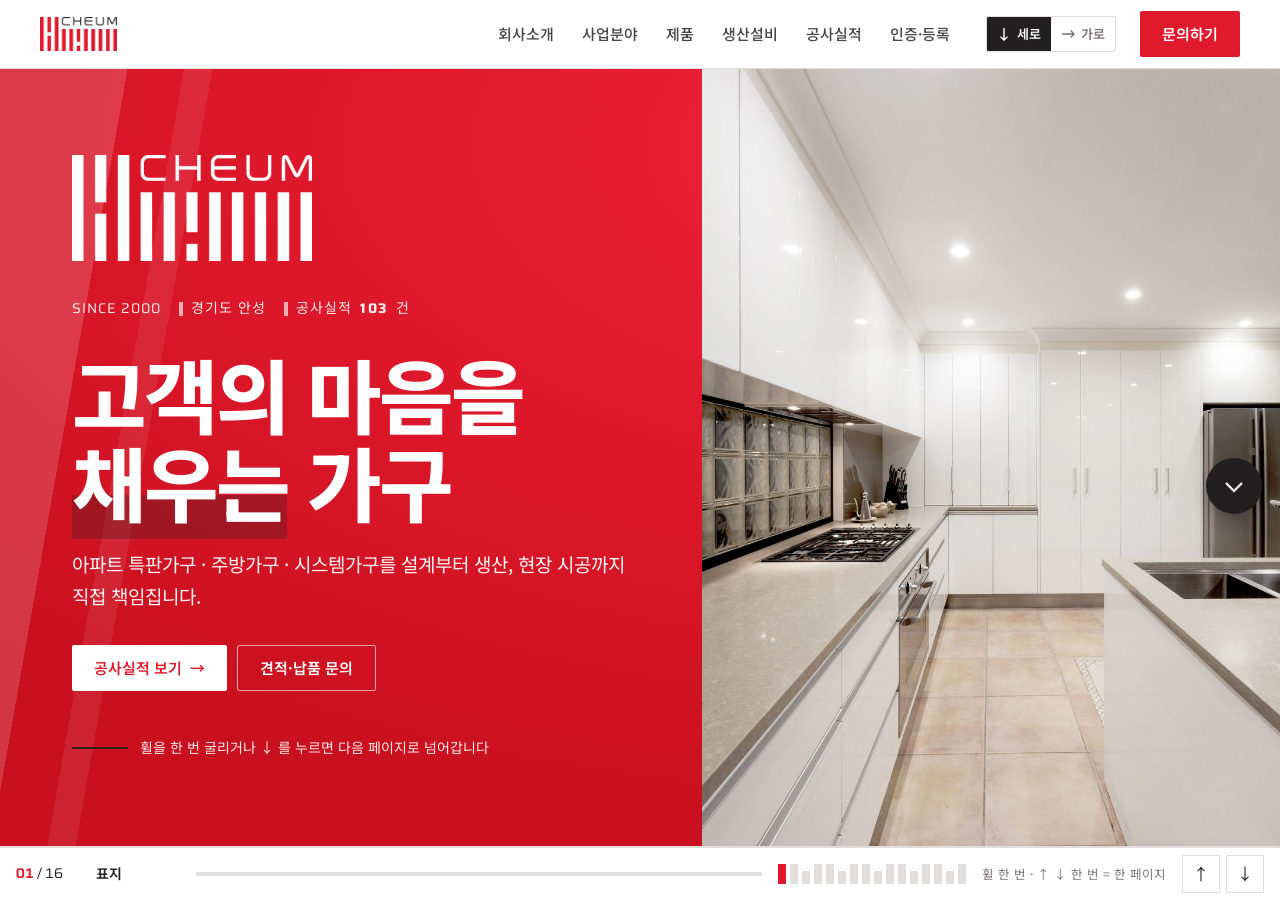
<file: index.html>
<!doctype html>
<html lang="ko">
<head>
<meta charset="utf-8">
<meta name="viewport" content="width=device-width, initial-scale=1, viewport-fit=cover">
<title>주식회사 채움 | 아파트 특판가구 · 주방가구 · 시스템가구</title>
<meta name="description" content="주식회사 채움 — 아파트 특판가구(일반가구·주방가구·시스템가구) 생산·시공. 설계부터 생산, 현장 시공까지 직접 책임지는 경기도 안성의 가구 제조 기업.">
<meta name="theme-color" content="#E1192C">
<link rel="canonical" href="https://www.cheum56.com/">
<link rel="preconnect" href="https://fonts.googleapis.com">
<link rel="preconnect" href="https://fonts.gstatic.com" crossorigin>
<link rel="stylesheet" href="https://fonts.googleapis.com/css2?family=Noto+Sans+KR:wght@400;500;700;800&family=Saira:wght@400;500;600;700&display=swap">
<link rel="stylesheet" href="assets/style.css">
<link rel="stylesheet" href="assets/h.css">
</head>
<body class="h-mode v-mode">

<header class="site-header">
  <div class="header-inner">
    <a class="brand" href="#top" aria-label="주식회사 채움 처음으로"><img src="assets/logo.png" alt="CHEUM 채움" width="132" height="58"></a>
    <nav id="nav" class="nav" aria-label="주요 메뉴">
      <a href="#about">회사소개</a>
      <a href="#business">사업분야</a>
      <a href="#products">제품</a>
      <a href="#factory">생산설비</a>
      <a href="#projects">공사실적</a>
      <a href="#certs">인증·등록</a>
      <a href="#contact" class="nav-only-m">문의하기</a>
    </nav>
    <div class="view-switch" role="group" aria-label="보기 방식">
      <a href="index.html" aria-current="page" title="세로로 보기"><svg viewBox="0 0 16 16" aria-hidden="true"><path d="M8 1v14M4 11l4 4 4-4" fill="none" stroke="currentColor" stroke-width="1.6"/></svg><span>세로</span></a>
      <a href="horizontal.html" title="가로로 보기"><svg viewBox="0 0 16 16" aria-hidden="true"><path d="M1 8h14M11 4l4 4-4 4" fill="none" stroke="currentColor" stroke-width="1.6"/></svg><span>가로</span></a>
    </div>
    <a class="pill pill-red header-cta" href="#contact">문의하기</a>
    <button class="nav-toggle" aria-expanded="false" aria-controls="nav" aria-label="메뉴 열기"><span></span><span></span></button>
  </div>
</header>

<main class="h-track" id="hTrack" tabindex="-1">

  <!-- 01 표지 -->
  <section class="panel p-cover" id="top" data-name="표지">
    <div class="hero-copy">
      <img class="hero-logo" src="assets/logo-white.png" alt="" width="240" height="106">
      <div class="hero-meta">
        <span>Since 2000</span><span>경기도 안성</span><span>공사실적 <b data-stat="count">–</b>건</span>
      </div>
      <h1 class="hero-title">고객의 마음을<br><em>채우는</em> 가구</h1>
      <p class="hero-lead">아파트 특판가구 · 주방가구 · 시스템가구를 설계부터 생산, 현장 시공까지 직접 책임집니다.</p>
      <div class="hero-actions">
        <a class="pill pill-white" href="#projects">공사실적 보기 <span class="arr">→</span></a>
        <a class="pill pill-ghost-w" href="#contact">견적·납품 문의</a>
      </div>
      <p class="scroll-hint"><i></i>휠을 한 번 굴리거나 ↓ 를 누르면 다음 페이지로 넘어갑니다</p>
    </div>
    <figure class="cover-img"><img class="zoom" src="assets/img/hero.jpg" alt="채움 주방가구 시공 이미지" width="991" height="1400"></figure>
  </section>

  <!-- 02 수치 -->
  <section class="panel p-stats" id="numbers" data-name="주요 수치">
    <p class="p-tag"><b>02</b> NUMBERS</p>
    <div class="stat-wrap">
      <div class="stat-col">
        <div class="stat"><span class="stat-k">SINCE</span><strong><b>2000</b></strong><span>가구 자재 사업 시작</span></div>
        <div class="stat"><span class="stat-k">PROJECTS</span><strong><b data-stat="count">–</b><small>건</small></strong><span>공사 실적</span></div>
        <div class="stat"><span class="stat-k">UNITS</span><strong><b data-stat="units">–</b><small>세대</small></strong><span>납품·시공 세대 (누계)</span></div>
        <div class="stat"><span class="stat-k">FACTORY</span><strong><b>14,200</b><small>㎡</small></strong><span>안성 공장 부지 (4,300평)</span></div>
      </div>
      <p class="stats-note">2025년 11월 기준 지명원 실적표 합산. 세대 수가 없는 실적은 세대 합계에서 뺐습니다.</p>
    </div>
    <figure class="stats-img"><img class="zoom" src="assets/img/f_pano.jpg" alt="안성 공장 전체 전경"></figure>
  </section>

  <!-- 03 회사소개 -->
  <section class="panel p-about" id="about" data-name="회사소개">
    <p class="p-tag"><b>03</b> ABOUT</p>
    <div class="ptitle"><p class="sec-label">CEO's Message</p><h2 class="display">회사소개</h2></div>
    <article class="message">
      <p class="quote">고객 여러분의 마음을 채울 수 있도록 항상 봉사할 것을 약속드립니다.</p>
      <p>당사는 2000년 "창의적 도전", "고객우선"을 이념으로 설립되어 가구 생산용 원자재인 파티클보드(PB), MDF, 시트, 엣지류, LPM 자재를 판매하고, PB·MDF류에 비닐을 오버레이드 접착하여 특판가구 업체와 시판가구 생산업체에 공급하고 있습니다.</p>
      <p>2011년부터는 국내 건설사와 메이저 가구업체로부터 아파트 신축 현장의 일반가구(붙박이장, 신발장, 화장대, 시스템 가구 등)와 주방가구를 수주·생산하고 있습니다.</p>
      <p>철저한 관리와 서비스 정신으로, 약속한 품질의 제품을 제때 공급하고 마감하는 것이 당사의 한결같은 마음입니다.</p>
      <p class="sign">주식회사 채움 대표이사 <b>임혜빈</b></p>
    </article>
    <dl class="fact-list">
      <div><dt>회사명</dt><dd>주식회사 채움 (CHEUM CO., LTD)</dd></div>
      <div><dt>설립일자</dt><dd>2011년 6월 1일 <small>(전신 데코플러스 2000년 3월)</small></dd></div>
      <div><dt>자본금</dt><dd>4억 원</dd></div>
      <div><dt>업태</dt><dd>제조업, 도·소매업</dd></div>
      <div><dt>종목</dt><dd>아파트 가구 납품·시공, PB·MDF·O/L 가공 및 판매</dd></div>
      <div><dt>건설업 등록</dt><dd>실내건축공사업</dd></div>
      <div><dt>사업자번호</dt><dd class="num">125-81-96240</dd></div>
      <div><dt>소재지</dt><dd>경기도 안성시 보개면 보개원삼로 711-5</dd></div>
      <div><dt>임직원</dt><dd>22명 <small>(관리 5 · 기술 2 · 판매 3 · 가구 생산 9 · O/L 생산 3)</small></dd></div>
    </dl>
  </section>

  <!-- 04 연혁·조직 -->
  <section class="panel p-history" id="history" data-name="연혁·조직">
    <p class="p-tag"><b>04</b> HISTORY</p>
    <div class="ptitle"><p class="sec-label">History</p><h2 class="display">연혁</h2></div>
    <ol class="h-line">
      <li><time>2000.03</time><b>데코플러스 설립</b><p>가구 생산용 파티클보드 (PB, MDF 및 O/L 접착 가공)</p></li>
      <li><time>2011</time><b>법인 전환 · 주식회사 채움</b><p>경기도 안성시 보개면</p></li>
      <li><time>2011</time><b>APT 특판가구 생산·납품 시작</b><p>일반가구, 주방가구 등</p></li>
      <li><time>2015.01</time><b>공장 이전</b><p>안성시 보개면 현 소재지</p></li>
      <li><time>2015.12</time><b>건설업 등록</b><p>실내건축공사업</p></li>
      <li><time>2017</time><b>공장 증축</b><p>안성시 보개면 현 소재지</p></li>
      <li><time>2021.11</time><b>KS 인증 취득</b><p>수납 가구 (KS G 2020)</p></li>
    </ol>
    <div class="org">
      <p class="sec-label">Organization</p>
      <div class="org-top"><span class="org-ceo">대표이사</span><span class="org-side">중역</span><span class="org-side">안전 · 품질관리</span></div>
      <div class="org-grid">
        <div class="org-team"><b>영업팀</b><span>계약 · 수주</span></div>
        <div class="org-team"><b>총무</b><span>총무 · 경리·회계</span></div>
        <div class="org-team"><b>구매</b><span>자재·외주 · 견적</span></div>
        <div class="org-team"><b>공사관리</b><span>설계 · 현장관리</span></div>
        <div class="org-team"><b>생산</b><span>생산관리 · 재고관리</span></div>
      </div>
    </div>
  </section>

  <!-- 05 사업분야 -->
  <section class="panel ink p-biz" id="business" data-name="사업분야">
    <p class="p-tag"><b>05</b> BUSINESS</p>
    <div class="ptitle"><p class="sec-label">Business</p><h2 class="display">사업분야</h2></div>
    <div class="biz-cards gallery">
      <article class="biz-card"><img src="assets/img/g05.jpg" alt="일반가구 · 붙박이장" width="880" height="1338"><span class="biz-no">GENERAL</span><h3>일반가구</h3><p>거실장 · 신발장 · 화장대 · 드레스룸장 · 붙박이장 · 장식장 · 발코니장 등</p></article>
      <article class="biz-card"><img src="assets/img/s02.jpg" alt="시스템가구 · 드레스룸 선반" width="1400" height="1022"><span class="biz-no">SYSTEM</span><h3>시스템가구</h3><p>드레스룸 선반 · 발코니 선반 · 세탁실 선반</p></article>
      <article class="biz-card"><img src="assets/img/k07.jpg" alt="주방가구 · 아일랜드장" width="1400" height="1022"><span class="biz-no">KITCHEN</span><h3>주방가구</h3><p>씽크대 · 수납장 · 아일랜드장</p></article>
      <article class="biz-card"><img src="assets/img/f_ov.jpg" alt="오버레이 생산 LINE" width="1400" height="782"><span class="biz-no">MATERIAL</span><h3>자재 판매·가공</h3><p>PB류 · MDF류 · 엣지류 · 오버레이드(O/L) 접착 가공</p></article>
    </div>
    <div class="cap-grid">
      <div><strong>10,000<small>세대</small></strong><span>일반가구 연간 생산 능력</span></div>
      <div><strong>6,000<small>세대</small></strong><span>주방가구 연간 생산 능력</span></div>
      <div><strong>300,000<small>매</small></strong><span>O/L 가공 (PB류, MDF류)</span></div>
    </div>
  </section>

  <!-- 제품: 일반가구 -->
  <section class="panel p-gallery" id="products" data-name="일반가구 1">
    <p class="p-tag"><b>06</b> GENERAL FURNITURE</p>
    <div class="g-label">
      <div class="bars" aria-hidden="true"><i></i><i></i><i></i><i></i></div>
      <p class="sec-label">General</p>
      <h2>일반가구</h2>
      <p>붙박이장 · 신발장 · 화장대 · 드레스룸장</p>
      <span class="count">1 / 2 · 16 PHOTOS</span>
    </div>
    <div class="g-grid c4 gallery">
      <img class="big" src="assets/img/g01.jpg" alt="일반가구 · 드레스룸" loading="lazy">
      <img src="assets/img/g02.jpg" alt="일반가구 · 거실장" loading="lazy">
      <img src="assets/img/g03.jpg" alt="일반가구 · 침실" loading="lazy">
      <img src="assets/img/g04.jpg" alt="일반가구 · 현관 신발장" loading="lazy">
      <img src="assets/img/g05.jpg" alt="일반가구 · 붙박이장" loading="lazy">
      <img src="assets/img/g06.jpg" alt="일반가구 · 현관 수납장" loading="lazy">
      <img src="assets/img/g07.jpg" alt="일반가구 · 붙박이장" loading="lazy">
    </div>
  </section>
  <section class="panel p-gallery" id="products-2" data-name="일반가구 2">
    <p class="p-tag"><b>07</b> GENERAL FURNITURE</p>
    <div class="g-label">
      <div class="bars" aria-hidden="true"><i></i><i></i><i></i><i></i></div>
      <p class="sec-label">General</p>
      <h2>일반가구</h2>
      <p>화장대 · 욕실장 · 드레스룸장</p>
      <span class="count">2 / 2</span>
    </div>
    <div class="g-grid c5 gallery">
      <img class="big" src="assets/img/g16.jpg" alt="일반가구 · 드레스룸장" loading="lazy">
      <img src="assets/img/g08.jpg" alt="일반가구 · 슬라이딩 붙박이장" loading="lazy">
      <img src="assets/img/g09.jpg" alt="일반가구 · 화장대" loading="lazy">
      <img src="assets/img/g10.jpg" alt="일반가구 · 붙박이장" loading="lazy">
      <img src="assets/img/g11.jpg" alt="일반가구 · 데스크·수납장" loading="lazy">
      <img src="assets/img/g12.jpg" alt="일반가구 · 욕실장" loading="lazy">
      <img src="assets/img/g13.jpg" alt="일반가구 · 욕실 하부장" loading="lazy">
      <img src="assets/img/g14.jpg" alt="일반가구 · 욕실장" loading="lazy">
      <img src="assets/img/g15.jpg" alt="일반가구 · 드레스룸장" loading="lazy">
    </div>
  </section>

  <!-- 제품: 시스템가구 -->
  <section class="panel ink p-gallery" id="system" data-name="시스템가구">
    <p class="p-tag"><b>08</b> SYSTEM FURNITURE</p>
    <div class="g-label">
      <div class="bars" aria-hidden="true"><i></i><i></i><i></i><i></i></div>
      <p class="sec-label">System</p>
      <h2>시스템가구</h2>
      <p>드레스룸 · 발코니 · 세탁실 선반</p>
      <span class="count">4 PHOTOS</span>
    </div>
    <div class="g-grid c2 gallery">
      <img src="assets/img/s01.jpg" alt="시스템가구 · 드레스룸 선반" loading="lazy">
      <img src="assets/img/s02.jpg" alt="시스템가구 · 드레스룸 선반" loading="lazy">
      <img src="assets/img/s03.jpg" alt="시스템가구 · 코너 선반" loading="lazy">
      <img src="assets/img/s04.jpg" alt="시스템가구 · 거실 선반" loading="lazy">
    </div>
  </section>

  <!-- 제품: 주방가구 -->
  <section class="panel p-gallery" id="kitchen" data-name="주방가구 1">
    <p class="p-tag"><b>09</b> KITCHEN FURNITURE</p>
    <div class="g-label">
      <div class="bars" aria-hidden="true"><i></i><i></i><i></i><i></i></div>
      <p class="sec-label">Kitchen</p>
      <h2>주방가구</h2>
      <p>씽크대 · 수납장 · 아일랜드장</p>
      <span class="count">1 / 2 · 11 PHOTOS</span>
    </div>
    <div class="g-grid c3 gallery">
      <img src="assets/img/k01.jpg" alt="주방가구 · 씽크대" loading="lazy">
      <img src="assets/img/k02.jpg" alt="주방가구 · 아일랜드장" loading="lazy">
      <img src="assets/img/k03.jpg" alt="주방가구 · 수납장" loading="lazy">
      <img src="assets/img/k04.jpg" alt="주방가구 · 씽크대" loading="lazy">
      <img src="assets/img/k05.jpg" alt="주방가구 · 씽크대" loading="lazy">
      <img src="assets/img/k06.jpg" alt="주방가구 · 아일랜드장" loading="lazy">
    </div>
  </section>
  <section class="panel p-gallery" id="kitchen-2" data-name="주방가구 2">
    <p class="p-tag"><b>10</b> KITCHEN FURNITURE</p>
    <div class="g-label">
      <div class="bars" aria-hidden="true"><i></i><i></i><i></i><i></i></div>
      <p class="sec-label">Kitchen</p>
      <h2>주방가구</h2>
      <p>씽크대 · 수납장 · 아일랜드장</p>
      <span class="count">2 / 2</span>
    </div>
    <div class="g-grid c3 gallery">
      <img class="big" src="assets/img/k07.jpg" alt="주방가구 · 아일랜드장" loading="lazy">
      <img src="assets/img/k08.jpg" alt="주방가구 · 씽크대" loading="lazy">
      <img src="assets/img/k09.jpg" alt="주방가구 · 씽크대" loading="lazy">
      <img src="assets/img/k10.jpg" alt="주방가구 · 수납장" loading="lazy">
      <img src="assets/img/k11.jpg" alt="주방가구 · ㄱ자 씽크대" loading="lazy">
    </div>
  </section>

  <!-- 09 생산설비 -->
  <section class="panel p-factory" id="factory" data-name="생산설비">
    <p class="p-tag"><b>11</b> FACTORY</p>
    <div class="ptitle"><p class="sec-label">Factory</p><h2 class="display">생산설비</h2><p class="sec-desc" style="margin-top:0">경기도 안성 보개면 14,200㎡(4,300평) 부지에 가구 제조, 오버레이(O/L) 제조, 도장, 도어 라인을 갖추고 직접 생산합니다.</p></div>
    <ul class="space-list">
      <li><b>300<small>평</small></b><span>O/L 생산 및 창고</span></li>
      <li><b>200<small>평</small></b><span>가구 생산</span></li>
      <li><b>100<small>평</small></b><span>증축동</span></li>
      <li><b>300<small>평</small></b><span>도어 라인</span></li>
      <li><b>60<small>평</small></b><span>2층 사무실</span></li>
    </ul>
    <div class="equip-wrap">
      <div><h3>가구제조 LINE <em>13대</em></h3><table class="mini"><tbody>
        <tr><td>CNC 재단기</td><td>1</td><td>PB 재단</td></tr>
        <tr><td>엣지밴더 (SHEB-4250 외)</td><td>2</td><td>모서리 PVC 마감</td></tr>
        <tr><td>35축 보링기 (MT-35)</td><td>1</td><td>측면 홀 가공</td></tr>
        <tr><td>포인트 보링기 (U26)</td><td>1</td><td>상·측면 홈 가공</td></tr>
        <tr><td>곡면 엣지밴딩기 (KD-105R)</td><td>1</td><td>곡선부 PVC 마감</td></tr>
        <tr><td>단축 보링기 · 랩핑기</td><td>2</td><td>홀 가공 · 포장</td></tr>
        <tr><td>수동 횡절기</td><td>2</td><td>수동 재단</td></tr>
        <tr><td>콤프레샤 · 브이컷 · NC 루터</td><td>3</td><td></td></tr>
      </tbody></table></div>
      <div><h3>오버레이 제조 LINE <em>4대</em></h3><table class="mini"><tbody>
        <tr><td>오버레이 기계</td><td>1</td><td>자재·비닐시트 접착</td></tr>
        <tr><td>유압 프레스</td><td>1</td><td>O/L 자재 압착</td></tr>
        <tr><td>시트 압착기</td><td>1</td><td>폐 시트류 압착</td></tr>
        <tr><td>콤프레샤</td><td>1</td><td></td></tr>
      </tbody></table></div>
      <div><h3>도장 LINE <em>2대</em></h3><table class="mini"><tbody>
        <tr><td>무진 도장부스</td><td>1</td><td></td></tr>
        <tr><td>엣지 코터</td><td>1</td><td></td></tr>
      </tbody></table></div>
    </div>
  </section>

  <!-- 공장 사진 -->
  <section class="panel mist p-gallery" id="factory-photos" data-name="공장 사진 1">
    <p class="p-tag"><b>12</b> FACTORY PHOTOS</p>
    <div class="g-label">
      <div class="bars" aria-hidden="true"><i></i><i></i><i></i><i></i></div>
      <p class="sec-label">Lines</p>
      <h2>공장 · 라인</h2>
      <p>가구 제조 · 오버레이 라인</p>
      <span class="count">1 / 2 · 15 PHOTOS</span>
    </div>
    <div class="g-grid c4 gallery">
      <img class="big" src="assets/img/f_pano.jpg" alt="전체 공장 전경" loading="lazy">
      <img src="assets/img/f_ext.jpg" alt="일반가구 생산 공장 전경" loading="lazy">
      <img src="assets/img/f_line.jpg" alt="일반가구 생산 LINE" loading="lazy">
      <img src="assets/img/f_cnc.jpg" alt="일반가구 생산용 CNC 재단기" loading="lazy">
      <img src="assets/img/f_side.jpg" alt="일반가구 생산용 사이드 보링기" loading="lazy">
      <img src="assets/img/f_vert.jpg" alt="일반가구 생산용 수직 보링기" loading="lazy">
      <img src="assets/img/f_pt.jpg" alt="일반가구 생산용 포인트기" loading="lazy">
    </div>
  </section>
  <section class="panel mist p-gallery" id="factory-photos-2" data-name="공장 사진 2">
    <p class="p-tag"><b>13</b> FACTORY PHOTOS</p>
    <div class="g-label">
      <div class="bars" aria-hidden="true"><i></i><i></i><i></i><i></i></div>
      <p class="sec-label">Lines</p>
      <h2>공장 · 라인</h2>
      <p>오버레이 · 도장 · 도어 라인</p>
      <span class="count">2 / 2</span>
    </div>
    <div class="g-grid c4 gallery">
      <img src="assets/img/f_ovext.jpg" alt="오버레이 생산 공장 전경" loading="lazy">
      <img src="assets/img/f_ov.jpg" alt="오버레이 생산 LINE" loading="lazy">
      <img src="assets/img/f_paint.jpg" alt="도장 부스" loading="lazy">
      <img src="assets/img/f_door.jpg" alt="도어 라인" loading="lazy">
      <img src="assets/img/f_door2.jpg" alt="도어 라인" loading="lazy">
      <img src="assets/img/f_m1.jpg" alt="가구 제조라인" loading="lazy">
      <img src="assets/img/f_m2.jpg" alt="가구 제조라인" loading="lazy">
      <img src="assets/img/f_m3.jpg" alt="가구 제조라인" loading="lazy">
    </div>
  </section>

  <!-- 11 공사실적 -->
  <section class="panel p-projects" id="projects" data-name="공사실적">
    <p class="p-tag"><b>14</b> COMPLETED PROJECTS</p>
    <div class="ptitle">
      <div><p class="sec-label">2025년 11월 기준</p><h2 class="display" style="margin-bottom:0">공사실적</h2></div>
      <div class="proj-summary">
        <div><strong data-stat="count">–</strong><span>건</span></div>
        <div><strong data-stat="units">–</strong><span>세대</span></div>
        <div><strong data-stat="clients">–</strong><span>시공사</span></div>
      </div>
    </div>
    <div class="year-chart">
      <p class="chart-cap">연도별 공사 건수 · 막대를 누르면 그 해 실적만 봅니다</p>
      <div id="yearChart"></div>
    </div>
    <div class="filters">
      <div class="chips" role="group" aria-label="품목 필터">
        <button class="chip is-on" data-cat="" aria-pressed="true">전체</button>
        <button class="chip" data-cat="일반" aria-pressed="false">일반가구</button>
        <button class="chip" data-cat="주방" aria-pressed="false">주방가구</button>
        <button class="chip" data-cat="시스템" aria-pressed="false">시스템가구</button>
      </div>
      <label class="select"><span class="sr">연도</span><select id="yearFilter"><option value="">전체 연도</option></select></label>
      <label class="search"><span class="sr">검색</span><input id="projSearch" type="search" placeholder="시공사·현장명 검색"></label>
    </div>
    <div class="table-wrap">
      <table class="proj-table">
        <thead><tr><th>연도</th><th>시공사</th><th>현장명</th><th>품목</th><th class="num">세대수</th></tr></thead>
        <tbody id="projBody" data-page="0"></tbody>
      </table>
    </div>
    <p class="proj-meta"><span id="projShown"></span><span>표 안에서 휠을 굴리면 목록이 내려갑니다</span></p>
  </section>

  <!-- 12 인증·모델하우스 -->
  <section class="panel p-certs" id="certs" data-name="인증·등록">
    <p class="p-tag"><b>15</b> CERTIFICATION</p>
    <div class="ptitle"><p class="sec-label">Certification</p><h2 class="display">인증 · 등록</h2></div>
    <div class="cert-grid">
      <article class="cert feature">
        <span class="ks" aria-hidden="true">KS</span>
        <span class="cert-tag">KS 제품인증</span>
        <h3>수납 가구</h3>
        <p>KS G 2020 · 1종<br>인증번호 KCL-21-195<br>최초인증 2021.11.10<br>한국건설생활환경시험연구원</p>
      </article>
      <article class="cert"><span class="cert-tag">건설업</span><h3>실내건축공사업 등록</h3><p>안성2015-01-0001 · 2015.12.08</p></article>
      <article class="cert"><span class="cert-tag">평가</span><h3>시공능력평가 확인</h3><p>2024년 · 대한전문건설협회 경기도회</p></article>
      <article class="cert"><span class="cert-tag">공장</span><h3>공장 등록</h3><p>경기도 안성시 보개면 공장등록증</p></article>
      <article class="cert"><span class="cert-tag">표창</span><h3>현장 안전 표창</h3><p>KR산업 · 2015.07.17 · 대구신서혁신 B-5BL 현장, 소속 직원 안전활동 모범</p></article>
    </div>
    <div class="mh">
      <p class="sec-label">Model House</p>
      <h3>모델하우스 시공현황</h3>
      <div class="table-wrap">
        <table class="proj-table compact" style="min-width:0">
          <thead><tr><th>연도</th><th>시공사</th><th>현장명</th><th>설치품목</th></tr></thead>
          <tbody id="mhBody"></tbody>
        </table>
      </div>
    </div>
  </section>

  <!-- 13 문의 -->
  <section class="panel red p-contact" id="contact" data-name="문의하기">
    <p class="p-tag"><b>16</b> CONTACT</p>
    <div>
      <p class="sec-label" style="color:#fff">Contact</p>
      <h2 class="contact-title">함께 채워갈<br>현장을 기다립니다.</h2>
      <p class="contact-lead">아파트 특판가구 납품·시공, 가구 자재 구매 문의를 기다립니다.</p>
      <div class="contact-big">
        <a href="tel:031-676-5611">031-676-5611</a>
        <a href="mailto:cheum5611@naver.com">cheum5611@naver.com</a>
      </div>
      <dl class="contact-list">
        <div><dt>팩스</dt><dd>02-6969-5239</dd></div>
        <div><dt>본사·공장</dt><dd>(17507) 경기도 안성시 보개면 보개원삼로 711-5</dd></div>
        <div><dt>인천 사무실</dt><dd>인천광역시 서구 중봉대로 490, 10층 1006호 <small>(청라더리브티아모)</small></dd></div>
      </dl>
      <div class="map-links">
        <a class="pill pill-white" target="_blank" rel="noopener" href="https://map.naver.com/p/search/%EA%B2%BD%EA%B8%B0%EB%8F%84%20%EC%95%88%EC%84%B1%EC%8B%9C%20%EB%B3%B4%EA%B0%9C%EB%A9%B4%20%EB%B3%B4%EA%B0%9C%EC%9B%90%EC%82%BC%EB%A1%9C%20711-5">네이버 지도 <span class="arr">↗</span></a>
        <a class="pill pill-ghost-w" target="_blank" rel="noopener" href="https://map.kakao.com/?q=%EA%B2%BD%EA%B8%B0%EB%8F%84%20%EC%95%88%EC%84%B1%EC%8B%9C%20%EB%B3%B4%EA%B0%9C%EB%A9%B4%20%EB%B3%B4%EA%B0%9C%EC%9B%90%EC%82%BC%EB%A1%9C%20711-5">카카오맵 <span class="arr">↗</span></a>
        <a class="pill pill-dark" href="quote.html">견적의뢰 <span class="arr">→</span></a>
      </div>
    </div>
    <figure class="map">
      <img class="zoom" src="assets/img/map.png" alt="(주)채움 약도 — 고삼 저수지 남쪽, 안성 가율 일반산업단지 서쪽, 홈플러스 베이커리 인근" loading="lazy" width="1055" height="725">
      <figcaption>본사·공장 약도</figcaption>
    </figure>
    <div class="foot"><span>주식회사 채움 · 대표이사 임혜빈 · 사업자등록번호 125-81-96240</span><span>© CHEUM CO., LTD.</span></div>
  </section>

</main>

<button type="button" class="h-side prev" data-h="prev" aria-label="이전 페이지" hidden><svg viewBox="0 0 24 24" aria-hidden="true"><path d="M15 4l-8 8 8 8" fill="none" stroke="currentColor" stroke-width="2.2"/></svg></button>
<button type="button" class="h-side next" data-h="next" aria-label="다음 페이지"><svg viewBox="0 0 24 24" aria-hidden="true"><path d="M9 4l8 8-8 8" fill="none" stroke="currentColor" stroke-width="2.2"/></svg></button>

<div class="h-bar">
  <span class="h-count"></span>
  <span class="h-name"></span>
  <div class="h-prog" aria-hidden="true"><i></i></div>
  <div class="h-dots" role="group" aria-label="패널 바로가기"></div>
  <span class="h-help">휠 한 번 · ↑ ↓ 한 번 = 한 페이지</span>
  <div class="h-arrows">
    <button type="button" data-h="prev" aria-label="이전 페이지">↑</button>
    <button type="button" data-h="next" aria-label="다음 페이지">↓</button>
  </div>
</div>

<div class="lightbox" hidden>
  <button class="lb-close" aria-label="닫기">×</button>
  <button class="lb-prev" aria-label="이전">←</button>
  <img alt="">
  <button class="lb-next" aria-label="다음">→</button>
  <p class="lb-cap"></p>
</div>

<script src="assets/data.js"></script>
<script src="assets/app.js"></script>
<script src="assets/h.js"></script>
</body>
</html>
</file>
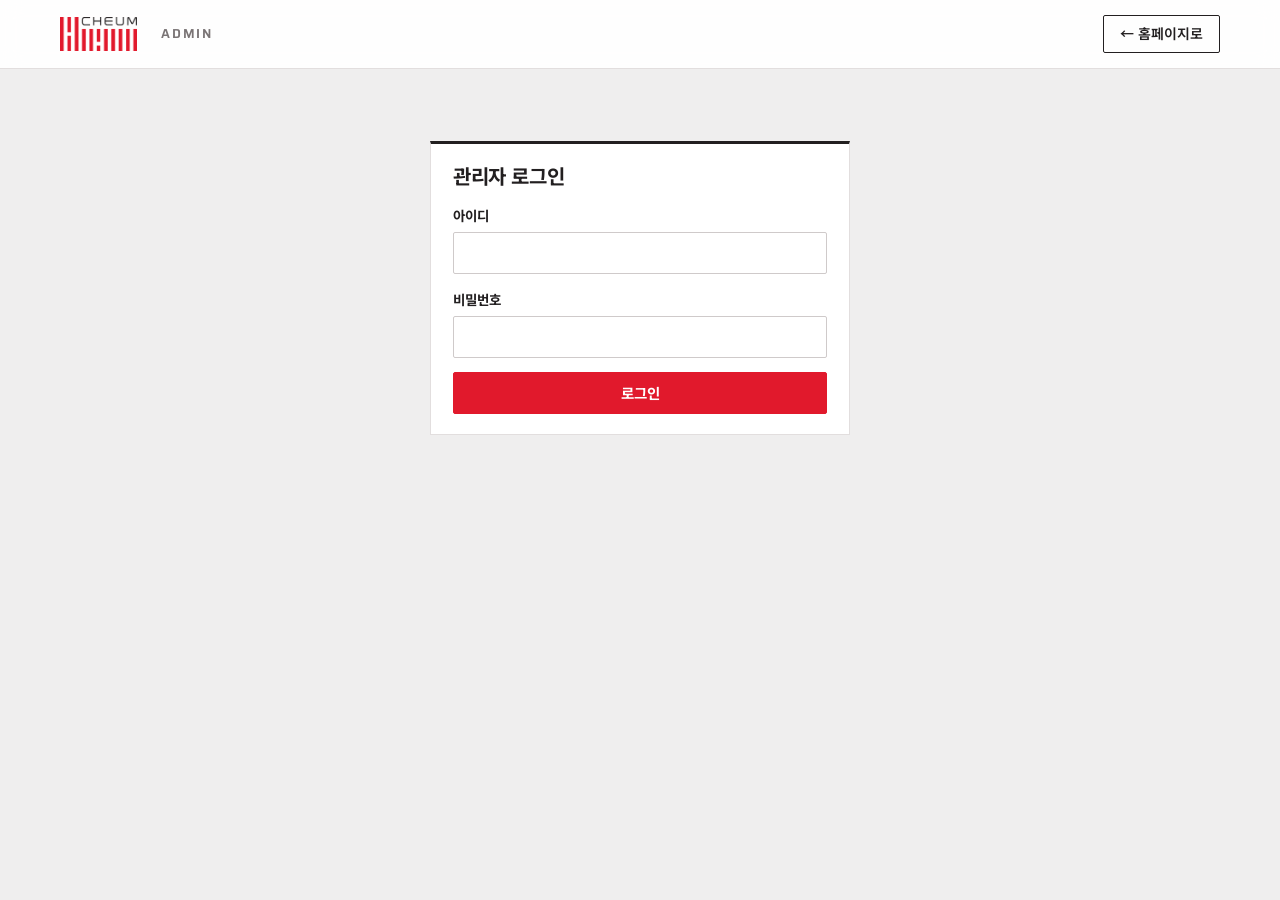
<file: admin.html>
<!doctype html>
<html lang="ko">
<head>
<meta charset="utf-8">
<meta name="viewport" content="width=device-width, initial-scale=1, viewport-fit=cover">
<meta name="robots" content="noindex,nofollow">
<title>관리자 | 주식회사 채움</title>
<meta name="theme-color" content="#E1192C">
<link rel="preconnect" href="https://fonts.googleapis.com">
<link rel="preconnect" href="https://fonts.gstatic.com" crossorigin>
<link rel="stylesheet" href="https://fonts.googleapis.com/css2?family=Noto+Sans+KR:wght@400;500;700;800&family=Saira:wght@400;500;600;700&display=swap">
<link rel="stylesheet" href="assets/style.css?v=20261123i">
<link rel="stylesheet" href="assets/quote.css?v=20261123i">
</head>
<body class="q-body">

<header class="site-header">
  <div class="header-inner">
    <a class="brand" href="index.html" aria-label="주식회사 채움 홈"><img src="assets/logo.png" alt="CHEUM 채움" width="132" height="58"></a>
    <span class="q-hd-title">Admin</span>
    <a class="pill pill-line q-home" href="index.html">← 홈페이지로</a>
  </div>
</header>

<main class="q-wrap wide" id="app"></main>

<script src="https://t1.daumcdn.net/mapjsapi/bundle/postcode/prod/postcode.v2.js" async></script>
<script src="assets/quote-config.js?v=20261123i"></script>
<script src="assets/quote-api.js?v=20261123i"></script>
<script src="assets/quote-form.js?v=20261123i"></script>
<script src="assets/admin.js?v=20261123i"></script>
</body>
</html>
</file>
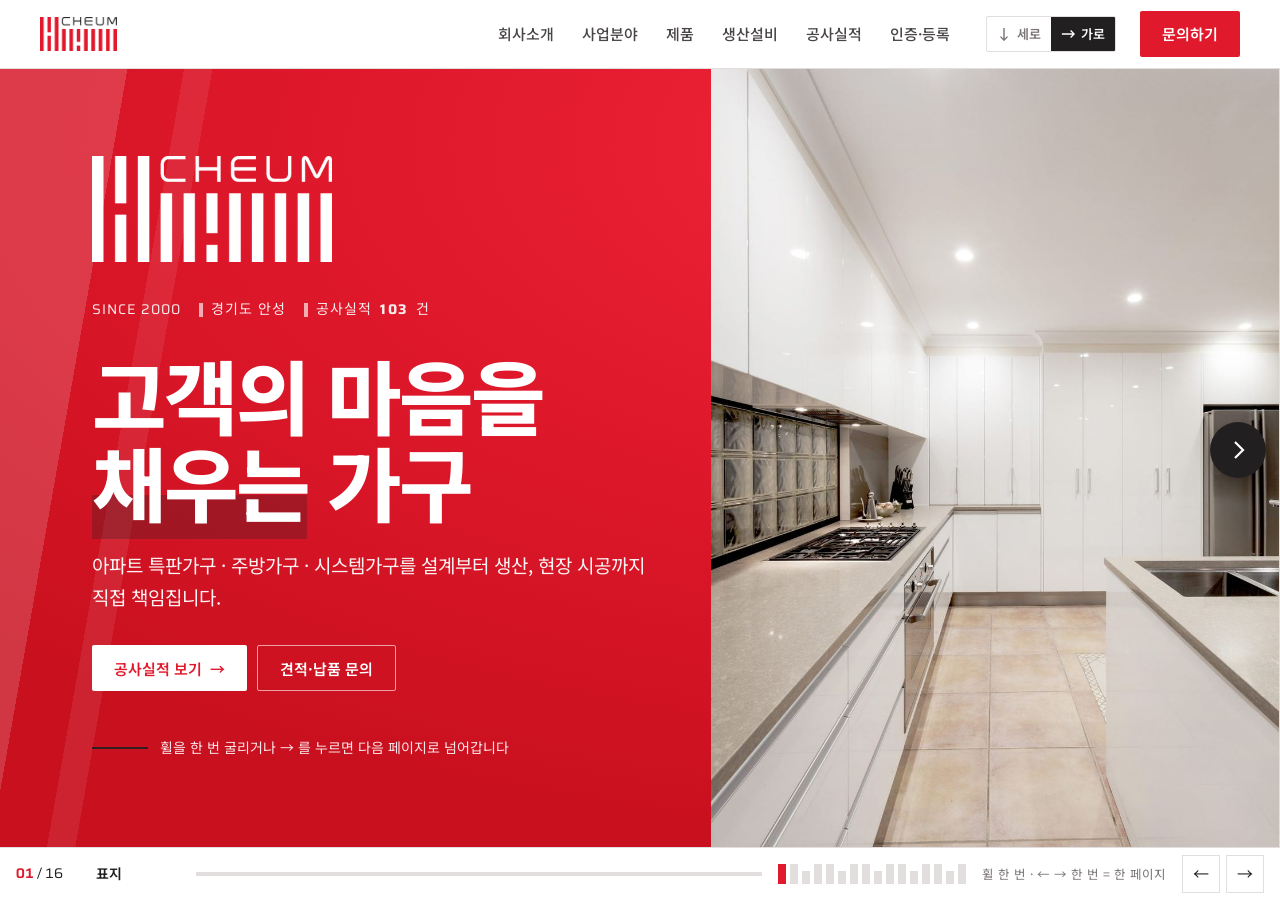
<file: horizontal.html>
<!doctype html>
<html lang="ko">
<head>
<meta charset="utf-8">
<meta name="viewport" content="width=device-width, initial-scale=1, viewport-fit=cover">
<title>주식회사 채움 | 가로로 보기</title>
<meta name="description" content="주식회사 채움 — 아파트 특판가구(일반가구·주방가구·시스템가구) 생산·시공. 지명원을 넘기듯 좌우로 보는 회사 소개.">
<meta name="theme-color" content="#E1192C">
<link rel="canonical" href="https://www.cheum56.com/horizontal.html">
<link rel="preconnect" href="https://fonts.googleapis.com">
<link rel="preconnect" href="https://fonts.gstatic.com" crossorigin>
<link rel="stylesheet" href="https://fonts.googleapis.com/css2?family=Noto+Sans+KR:wght@400;500;700;800&family=Saira:wght@400;500;600;700&display=swap">
<link rel="stylesheet" href="assets/style.css">
<link rel="stylesheet" href="assets/h.css">
</head>
<body class="h-mode">

<header class="site-header">
  <div class="header-inner">
    <a class="brand" href="#top" aria-label="주식회사 채움 처음으로"><img src="assets/logo.png" alt="CHEUM 채움" width="132" height="58"></a>
    <nav id="nav" class="nav" aria-label="주요 메뉴">
      <a href="#about">회사소개</a>
      <a href="#business">사업분야</a>
      <a href="#products">제품</a>
      <a href="#factory">생산설비</a>
      <a href="#projects">공사실적</a>
      <a href="#certs">인증·등록</a>
      <a href="#contact" class="nav-only-m">문의하기</a>
    </nav>
    <div class="view-switch" role="group" aria-label="보기 방식">
      <a href="index.html" title="세로로 보기"><svg viewBox="0 0 16 16" aria-hidden="true"><path d="M8 1v14M4 11l4 4 4-4" fill="none" stroke="currentColor" stroke-width="1.6"/></svg><span>세로</span></a>
      <a href="horizontal.html" aria-current="page" title="가로로 보기"><svg viewBox="0 0 16 16" aria-hidden="true"><path d="M1 8h14M11 4l4 4-4 4" fill="none" stroke="currentColor" stroke-width="1.6"/></svg><span>가로</span></a>
    </div>
    <a class="pill pill-red header-cta" href="#contact">문의하기</a>
    <button class="nav-toggle" aria-expanded="false" aria-controls="nav" aria-label="메뉴 열기"><span></span><span></span></button>
  </div>
</header>

<main class="h-track" id="hTrack" tabindex="-1">

  <!-- 01 표지 -->
  <section class="panel p-cover" id="top" data-name="표지">
    <div class="hero-copy">
      <img class="hero-logo" src="assets/logo-white.png" alt="" width="240" height="106">
      <div class="hero-meta">
        <span>Since 2000</span><span>경기도 안성</span><span>공사실적 <b data-stat="count">–</b>건</span>
      </div>
      <h1 class="hero-title">고객의 마음을<br><em>채우는</em> 가구</h1>
      <p class="hero-lead">아파트 특판가구 · 주방가구 · 시스템가구를 설계부터 생산, 현장 시공까지 직접 책임집니다.</p>
      <div class="hero-actions">
        <a class="pill pill-white" href="#projects">공사실적 보기 <span class="arr">→</span></a>
        <a class="pill pill-ghost-w" href="#contact">견적·납품 문의</a>
      </div>
      <p class="scroll-hint"><i></i>휠을 한 번 굴리거나 → 를 누르면 다음 페이지로 넘어갑니다</p>
    </div>
    <figure class="cover-img"><img class="zoom" src="assets/img/hero.jpg" alt="채움 주방가구 시공 이미지" width="991" height="1400"></figure>
  </section>

  <!-- 02 수치 -->
  <section class="panel p-stats" id="numbers" data-name="주요 수치">
    <p class="p-tag"><b>02</b> NUMBERS</p>
    <div class="stat-wrap">
      <div class="stat-col">
        <div class="stat"><span class="stat-k">SINCE</span><strong><b>2000</b></strong><span>가구 자재 사업 시작</span></div>
        <div class="stat"><span class="stat-k">PROJECTS</span><strong><b data-stat="count">–</b><small>건</small></strong><span>공사 실적</span></div>
        <div class="stat"><span class="stat-k">UNITS</span><strong><b data-stat="units">–</b><small>세대</small></strong><span>납품·시공 세대 (누계)</span></div>
        <div class="stat"><span class="stat-k">FACTORY</span><strong><b>14,200</b><small>㎡</small></strong><span>안성 공장 부지 (4,300평)</span></div>
      </div>
      <p class="stats-note">2025년 11월 기준 지명원 실적표 합산. 세대 수가 없는 실적은 세대 합계에서 뺐습니다.</p>
    </div>
    <figure class="stats-img"><img class="zoom" src="assets/img/f_pano.jpg" alt="안성 공장 전체 전경"></figure>
  </section>

  <!-- 03 회사소개 -->
  <section class="panel p-about" id="about" data-name="회사소개">
    <p class="p-tag"><b>03</b> ABOUT</p>
    <div class="ptitle"><p class="sec-label">CEO's Message</p><h2 class="display">회사소개</h2></div>
    <article class="message">
      <p class="quote">고객 여러분의 마음을 채울 수 있도록 항상 봉사할 것을 약속드립니다.</p>
      <p>당사는 2000년 "창의적 도전", "고객우선"을 이념으로 설립되어 가구 생산용 원자재인 파티클보드(PB), MDF, 시트, 엣지류, LPM 자재를 판매하고, PB·MDF류에 비닐을 오버레이드 접착하여 특판가구 업체와 시판가구 생산업체에 공급하고 있습니다.</p>
      <p>2011년부터는 국내 건설사와 메이저 가구업체로부터 아파트 신축 현장의 일반가구(붙박이장, 신발장, 화장대, 시스템 가구 등)와 주방가구를 수주·생산하고 있습니다.</p>
      <p>철저한 관리와 서비스 정신으로, 약속한 품질의 제품을 제때 공급하고 마감하는 것이 당사의 한결같은 마음입니다.</p>
      <p class="sign">주식회사 채움 대표이사 <b>임혜빈</b></p>
    </article>
    <dl class="fact-list">
      <div><dt>회사명</dt><dd>주식회사 채움 (CHEUM CO., LTD)</dd></div>
      <div><dt>설립일자</dt><dd>2011년 6월 1일 <small>(전신 데코플러스 2000년 3월)</small></dd></div>
      <div><dt>자본금</dt><dd>4억 원</dd></div>
      <div><dt>업태</dt><dd>제조업, 도·소매업</dd></div>
      <div><dt>종목</dt><dd>아파트 가구 납품·시공, PB·MDF·O/L 가공 및 판매</dd></div>
      <div><dt>건설업 등록</dt><dd>실내건축공사업</dd></div>
      <div><dt>사업자번호</dt><dd class="num">125-81-96240</dd></div>
      <div><dt>소재지</dt><dd>경기도 안성시 보개면 보개원삼로 711-5</dd></div>
      <div><dt>임직원</dt><dd>22명 <small>(관리 5 · 기술 2 · 판매 3 · 가구 생산 9 · O/L 생산 3)</small></dd></div>
    </dl>
  </section>

  <!-- 04 연혁·조직 -->
  <section class="panel p-history" id="history" data-name="연혁·조직">
    <p class="p-tag"><b>04</b> HISTORY</p>
    <div class="ptitle"><p class="sec-label">History</p><h2 class="display">연혁</h2></div>
    <ol class="h-line">
      <li><time>2000.03</time><b>데코플러스 설립</b><p>가구 생산용 파티클보드 (PB, MDF 및 O/L 접착 가공)</p></li>
      <li><time>2011</time><b>법인 전환 · 주식회사 채움</b><p>경기도 안성시 보개면</p></li>
      <li><time>2011</time><b>APT 특판가구 생산·납품 시작</b><p>일반가구, 주방가구 등</p></li>
      <li><time>2015.01</time><b>공장 이전</b><p>안성시 보개면 현 소재지</p></li>
      <li><time>2015.12</time><b>건설업 등록</b><p>실내건축공사업</p></li>
      <li><time>2017</time><b>공장 증축</b><p>안성시 보개면 현 소재지</p></li>
      <li><time>2021.11</time><b>KS 인증 취득</b><p>수납 가구 (KS G 2020)</p></li>
    </ol>
    <div class="org">
      <p class="sec-label">Organization</p>
      <div class="org-top"><span class="org-ceo">대표이사</span><span class="org-side">중역</span><span class="org-side">안전 · 품질관리</span></div>
      <div class="org-grid">
        <div class="org-team"><b>영업팀</b><span>계약 · 수주</span></div>
        <div class="org-team"><b>총무</b><span>총무 · 경리·회계</span></div>
        <div class="org-team"><b>구매</b><span>자재·외주 · 견적</span></div>
        <div class="org-team"><b>공사관리</b><span>설계 · 현장관리</span></div>
        <div class="org-team"><b>생산</b><span>생산관리 · 재고관리</span></div>
      </div>
    </div>
  </section>

  <!-- 05 사업분야 -->
  <section class="panel ink p-biz" id="business" data-name="사업분야">
    <p class="p-tag"><b>05</b> BUSINESS</p>
    <div class="ptitle"><p class="sec-label">Business</p><h2 class="display">사업분야</h2></div>
    <div class="biz-cards gallery">
      <article class="biz-card"><img src="assets/img/g05.jpg" alt="일반가구 · 붙박이장" width="880" height="1338"><span class="biz-no">GENERAL</span><h3>일반가구</h3><p>거실장 · 신발장 · 화장대 · 드레스룸장 · 붙박이장 · 장식장 · 발코니장 등</p></article>
      <article class="biz-card"><img src="assets/img/s02.jpg" alt="시스템가구 · 드레스룸 선반" width="1400" height="1022"><span class="biz-no">SYSTEM</span><h3>시스템가구</h3><p>드레스룸 선반 · 발코니 선반 · 세탁실 선반</p></article>
      <article class="biz-card"><img src="assets/img/k07.jpg" alt="주방가구 · 아일랜드장" width="1400" height="1022"><span class="biz-no">KITCHEN</span><h3>주방가구</h3><p>씽크대 · 수납장 · 아일랜드장</p></article>
      <article class="biz-card"><img src="assets/img/f_ov.jpg" alt="오버레이 생산 LINE" width="1400" height="782"><span class="biz-no">MATERIAL</span><h3>자재 판매·가공</h3><p>PB류 · MDF류 · 엣지류 · 오버레이드(O/L) 접착 가공</p></article>
    </div>
    <div class="cap-grid">
      <div><strong>10,000<small>세대</small></strong><span>일반가구 연간 생산 능력</span></div>
      <div><strong>6,000<small>세대</small></strong><span>주방가구 연간 생산 능력</span></div>
      <div><strong>300,000<small>매</small></strong><span>O/L 가공 (PB류, MDF류)</span></div>
    </div>
  </section>

  <!-- 제품: 일반가구 -->
  <section class="panel p-gallery" id="products" data-name="일반가구 1">
    <p class="p-tag"><b>06</b> GENERAL FURNITURE</p>
    <div class="g-label">
      <div class="bars" aria-hidden="true"><i></i><i></i><i></i><i></i></div>
      <p class="sec-label">General</p>
      <h2>일반가구</h2>
      <p>붙박이장 · 신발장 · 화장대 · 드레스룸장</p>
      <span class="count">1 / 2 · 16 PHOTOS</span>
    </div>
    <div class="g-grid c4 gallery">
      <img class="big" src="assets/img/g01.jpg" alt="일반가구 · 드레스룸" loading="lazy">
      <img src="assets/img/g02.jpg" alt="일반가구 · 거실장" loading="lazy">
      <img src="assets/img/g03.jpg" alt="일반가구 · 침실" loading="lazy">
      <img src="assets/img/g04.jpg" alt="일반가구 · 현관 신발장" loading="lazy">
      <img src="assets/img/g05.jpg" alt="일반가구 · 붙박이장" loading="lazy">
      <img src="assets/img/g06.jpg" alt="일반가구 · 현관 수납장" loading="lazy">
      <img src="assets/img/g07.jpg" alt="일반가구 · 붙박이장" loading="lazy">
    </div>
  </section>
  <section class="panel p-gallery" id="products-2" data-name="일반가구 2">
    <p class="p-tag"><b>07</b> GENERAL FURNITURE</p>
    <div class="g-label">
      <div class="bars" aria-hidden="true"><i></i><i></i><i></i><i></i></div>
      <p class="sec-label">General</p>
      <h2>일반가구</h2>
      <p>화장대 · 욕실장 · 드레스룸장</p>
      <span class="count">2 / 2</span>
    </div>
    <div class="g-grid c5 gallery">
      <img class="big" src="assets/img/g16.jpg" alt="일반가구 · 드레스룸장" loading="lazy">
      <img src="assets/img/g08.jpg" alt="일반가구 · 슬라이딩 붙박이장" loading="lazy">
      <img src="assets/img/g09.jpg" alt="일반가구 · 화장대" loading="lazy">
      <img src="assets/img/g10.jpg" alt="일반가구 · 붙박이장" loading="lazy">
      <img src="assets/img/g11.jpg" alt="일반가구 · 데스크·수납장" loading="lazy">
      <img src="assets/img/g12.jpg" alt="일반가구 · 욕실장" loading="lazy">
      <img src="assets/img/g13.jpg" alt="일반가구 · 욕실 하부장" loading="lazy">
      <img src="assets/img/g14.jpg" alt="일반가구 · 욕실장" loading="lazy">
      <img src="assets/img/g15.jpg" alt="일반가구 · 드레스룸장" loading="lazy">
    </div>
  </section>

  <!-- 제품: 시스템가구 -->
  <section class="panel ink p-gallery" id="system" data-name="시스템가구">
    <p class="p-tag"><b>08</b> SYSTEM FURNITURE</p>
    <div class="g-label">
      <div class="bars" aria-hidden="true"><i></i><i></i><i></i><i></i></div>
      <p class="sec-label">System</p>
      <h2>시스템가구</h2>
      <p>드레스룸 · 발코니 · 세탁실 선반</p>
      <span class="count">4 PHOTOS</span>
    </div>
    <div class="g-grid c2 gallery">
      <img src="assets/img/s01.jpg" alt="시스템가구 · 드레스룸 선반" loading="lazy">
      <img src="assets/img/s02.jpg" alt="시스템가구 · 드레스룸 선반" loading="lazy">
      <img src="assets/img/s03.jpg" alt="시스템가구 · 코너 선반" loading="lazy">
      <img src="assets/img/s04.jpg" alt="시스템가구 · 거실 선반" loading="lazy">
    </div>
  </section>

  <!-- 제품: 주방가구 -->
  <section class="panel p-gallery" id="kitchen" data-name="주방가구 1">
    <p class="p-tag"><b>09</b> KITCHEN FURNITURE</p>
    <div class="g-label">
      <div class="bars" aria-hidden="true"><i></i><i></i><i></i><i></i></div>
      <p class="sec-label">Kitchen</p>
      <h2>주방가구</h2>
      <p>씽크대 · 수납장 · 아일랜드장</p>
      <span class="count">1 / 2 · 11 PHOTOS</span>
    </div>
    <div class="g-grid c3 gallery">
      <img src="assets/img/k01.jpg" alt="주방가구 · 씽크대" loading="lazy">
      <img src="assets/img/k02.jpg" alt="주방가구 · 아일랜드장" loading="lazy">
      <img src="assets/img/k03.jpg" alt="주방가구 · 수납장" loading="lazy">
      <img src="assets/img/k04.jpg" alt="주방가구 · 씽크대" loading="lazy">
      <img src="assets/img/k05.jpg" alt="주방가구 · 씽크대" loading="lazy">
      <img src="assets/img/k06.jpg" alt="주방가구 · 아일랜드장" loading="lazy">
    </div>
  </section>
  <section class="panel p-gallery" id="kitchen-2" data-name="주방가구 2">
    <p class="p-tag"><b>10</b> KITCHEN FURNITURE</p>
    <div class="g-label">
      <div class="bars" aria-hidden="true"><i></i><i></i><i></i><i></i></div>
      <p class="sec-label">Kitchen</p>
      <h2>주방가구</h2>
      <p>씽크대 · 수납장 · 아일랜드장</p>
      <span class="count">2 / 2</span>
    </div>
    <div class="g-grid c3 gallery">
      <img class="big" src="assets/img/k07.jpg" alt="주방가구 · 아일랜드장" loading="lazy">
      <img src="assets/img/k08.jpg" alt="주방가구 · 씽크대" loading="lazy">
      <img src="assets/img/k09.jpg" alt="주방가구 · 씽크대" loading="lazy">
      <img src="assets/img/k10.jpg" alt="주방가구 · 수납장" loading="lazy">
      <img src="assets/img/k11.jpg" alt="주방가구 · ㄱ자 씽크대" loading="lazy">
    </div>
  </section>

  <!-- 09 생산설비 -->
  <section class="panel p-factory" id="factory" data-name="생산설비">
    <p class="p-tag"><b>11</b> FACTORY</p>
    <div class="ptitle"><p class="sec-label">Factory</p><h2 class="display">생산설비</h2><p class="sec-desc" style="margin-top:0">경기도 안성 보개면 14,200㎡(4,300평) 부지에 가구 제조, 오버레이(O/L) 제조, 도장, 도어 라인을 갖추고 직접 생산합니다.</p></div>
    <ul class="space-list">
      <li><b>300<small>평</small></b><span>O/L 생산 및 창고</span></li>
      <li><b>200<small>평</small></b><span>가구 생산</span></li>
      <li><b>100<small>평</small></b><span>증축동</span></li>
      <li><b>300<small>평</small></b><span>도어 라인</span></li>
      <li><b>60<small>평</small></b><span>2층 사무실</span></li>
    </ul>
    <div class="equip-wrap">
      <div><h3>가구제조 LINE <em>13대</em></h3><table class="mini"><tbody>
        <tr><td>CNC 재단기</td><td>1</td><td>PB 재단</td></tr>
        <tr><td>엣지밴더 (SHEB-4250 외)</td><td>2</td><td>모서리 PVC 마감</td></tr>
        <tr><td>35축 보링기 (MT-35)</td><td>1</td><td>측면 홀 가공</td></tr>
        <tr><td>포인트 보링기 (U26)</td><td>1</td><td>상·측면 홈 가공</td></tr>
        <tr><td>곡면 엣지밴딩기 (KD-105R)</td><td>1</td><td>곡선부 PVC 마감</td></tr>
        <tr><td>단축 보링기 · 랩핑기</td><td>2</td><td>홀 가공 · 포장</td></tr>
        <tr><td>수동 횡절기</td><td>2</td><td>수동 재단</td></tr>
        <tr><td>콤프레샤 · 브이컷 · NC 루터</td><td>3</td><td></td></tr>
      </tbody></table></div>
      <div><h3>오버레이 제조 LINE <em>4대</em></h3><table class="mini"><tbody>
        <tr><td>오버레이 기계</td><td>1</td><td>자재·비닐시트 접착</td></tr>
        <tr><td>유압 프레스</td><td>1</td><td>O/L 자재 압착</td></tr>
        <tr><td>시트 압착기</td><td>1</td><td>폐 시트류 압착</td></tr>
        <tr><td>콤프레샤</td><td>1</td><td></td></tr>
      </tbody></table></div>
      <div><h3>도장 LINE <em>2대</em></h3><table class="mini"><tbody>
        <tr><td>무진 도장부스</td><td>1</td><td></td></tr>
        <tr><td>엣지 코터</td><td>1</td><td></td></tr>
      </tbody></table></div>
    </div>
  </section>

  <!-- 공장 사진 -->
  <section class="panel mist p-gallery" id="factory-photos" data-name="공장 사진 1">
    <p class="p-tag"><b>12</b> FACTORY PHOTOS</p>
    <div class="g-label">
      <div class="bars" aria-hidden="true"><i></i><i></i><i></i><i></i></div>
      <p class="sec-label">Lines</p>
      <h2>공장 · 라인</h2>
      <p>가구 제조 · 오버레이 라인</p>
      <span class="count">1 / 2 · 15 PHOTOS</span>
    </div>
    <div class="g-grid c4 gallery">
      <img class="big" src="assets/img/f_pano.jpg" alt="전체 공장 전경" loading="lazy">
      <img src="assets/img/f_ext.jpg" alt="일반가구 생산 공장 전경" loading="lazy">
      <img src="assets/img/f_line.jpg" alt="일반가구 생산 LINE" loading="lazy">
      <img src="assets/img/f_cnc.jpg" alt="일반가구 생산용 CNC 재단기" loading="lazy">
      <img src="assets/img/f_side.jpg" alt="일반가구 생산용 사이드 보링기" loading="lazy">
      <img src="assets/img/f_vert.jpg" alt="일반가구 생산용 수직 보링기" loading="lazy">
      <img src="assets/img/f_pt.jpg" alt="일반가구 생산용 포인트기" loading="lazy">
    </div>
  </section>
  <section class="panel mist p-gallery" id="factory-photos-2" data-name="공장 사진 2">
    <p class="p-tag"><b>13</b> FACTORY PHOTOS</p>
    <div class="g-label">
      <div class="bars" aria-hidden="true"><i></i><i></i><i></i><i></i></div>
      <p class="sec-label">Lines</p>
      <h2>공장 · 라인</h2>
      <p>오버레이 · 도장 · 도어 라인</p>
      <span class="count">2 / 2</span>
    </div>
    <div class="g-grid c4 gallery">
      <img src="assets/img/f_ovext.jpg" alt="오버레이 생산 공장 전경" loading="lazy">
      <img src="assets/img/f_ov.jpg" alt="오버레이 생산 LINE" loading="lazy">
      <img src="assets/img/f_paint.jpg" alt="도장 부스" loading="lazy">
      <img src="assets/img/f_door.jpg" alt="도어 라인" loading="lazy">
      <img src="assets/img/f_door2.jpg" alt="도어 라인" loading="lazy">
      <img src="assets/img/f_m1.jpg" alt="가구 제조라인" loading="lazy">
      <img src="assets/img/f_m2.jpg" alt="가구 제조라인" loading="lazy">
      <img src="assets/img/f_m3.jpg" alt="가구 제조라인" loading="lazy">
    </div>
  </section>

  <!-- 11 공사실적 -->
  <section class="panel p-projects" id="projects" data-name="공사실적">
    <p class="p-tag"><b>14</b> COMPLETED PROJECTS</p>
    <div class="ptitle">
      <div><p class="sec-label">2025년 11월 기준</p><h2 class="display" style="margin-bottom:0">공사실적</h2></div>
      <div class="proj-summary">
        <div><strong data-stat="count">–</strong><span>건</span></div>
        <div><strong data-stat="units">–</strong><span>세대</span></div>
        <div><strong data-stat="clients">–</strong><span>시공사</span></div>
      </div>
    </div>
    <div class="year-chart">
      <p class="chart-cap">연도별 공사 건수 · 막대를 누르면 그 해 실적만 봅니다</p>
      <div id="yearChart"></div>
    </div>
    <div class="filters">
      <div class="chips" role="group" aria-label="품목 필터">
        <button class="chip is-on" data-cat="" aria-pressed="true">전체</button>
        <button class="chip" data-cat="일반" aria-pressed="false">일반가구</button>
        <button class="chip" data-cat="주방" aria-pressed="false">주방가구</button>
        <button class="chip" data-cat="시스템" aria-pressed="false">시스템가구</button>
      </div>
      <label class="select"><span class="sr">연도</span><select id="yearFilter"><option value="">전체 연도</option></select></label>
      <label class="search"><span class="sr">검색</span><input id="projSearch" type="search" placeholder="시공사·현장명 검색"></label>
    </div>
    <div class="table-wrap">
      <table class="proj-table">
        <thead><tr><th>연도</th><th>시공사</th><th>현장명</th><th>품목</th><th class="num">세대수</th></tr></thead>
        <tbody id="projBody" data-page="0"></tbody>
      </table>
    </div>
    <p class="proj-meta"><span id="projShown"></span><span>표 안에서 휠을 굴리면 목록이 내려갑니다</span></p>
  </section>

  <!-- 12 인증·모델하우스 -->
  <section class="panel p-certs" id="certs" data-name="인증·등록">
    <p class="p-tag"><b>15</b> CERTIFICATION</p>
    <div class="ptitle"><p class="sec-label">Certification</p><h2 class="display">인증 · 등록</h2></div>
    <div class="cert-grid">
      <article class="cert feature">
        <span class="ks" aria-hidden="true">KS</span>
        <span class="cert-tag">KS 제품인증</span>
        <h3>수납 가구</h3>
        <p>KS G 2020 · 1종<br>인증번호 KCL-21-195<br>최초인증 2021.11.10<br>한국건설생활환경시험연구원</p>
      </article>
      <article class="cert"><span class="cert-tag">건설업</span><h3>실내건축공사업 등록</h3><p>안성2015-01-0001 · 2015.12.08</p></article>
      <article class="cert"><span class="cert-tag">평가</span><h3>시공능력평가 확인</h3><p>2024년 · 대한전문건설협회 경기도회</p></article>
      <article class="cert"><span class="cert-tag">공장</span><h3>공장 등록</h3><p>경기도 안성시 보개면 공장등록증</p></article>
      <article class="cert"><span class="cert-tag">표창</span><h3>현장 안전 표창</h3><p>KR산업 · 2015.07.17 · 대구신서혁신 B-5BL 현장, 소속 직원 안전활동 모범</p></article>
    </div>
    <div class="mh">
      <p class="sec-label">Model House</p>
      <h3>모델하우스 시공현황</h3>
      <div class="table-wrap">
        <table class="proj-table compact" style="min-width:0">
          <thead><tr><th>연도</th><th>시공사</th><th>현장명</th><th>설치품목</th></tr></thead>
          <tbody id="mhBody"></tbody>
        </table>
      </div>
    </div>
  </section>

  <!-- 13 문의 -->
  <section class="panel red p-contact" id="contact" data-name="문의하기">
    <p class="p-tag"><b>16</b> CONTACT</p>
    <div>
      <p class="sec-label" style="color:#fff">Contact</p>
      <h2 class="contact-title">함께 채워갈<br>현장을 기다립니다.</h2>
      <p class="contact-lead">아파트 특판가구 납품·시공, 가구 자재 구매 문의를 기다립니다.</p>
      <div class="contact-big">
        <a href="tel:031-676-5611">031-676-5611</a>
        <a href="mailto:cheum5611@naver.com">cheum5611@naver.com</a>
      </div>
      <dl class="contact-list">
        <div><dt>팩스</dt><dd>02-6969-5239</dd></div>
        <div><dt>본사·공장</dt><dd>(17507) 경기도 안성시 보개면 보개원삼로 711-5</dd></div>
        <div><dt>인천 사무실</dt><dd>인천광역시 서구 중봉대로 490, 10층 1006호 <small>(청라더리브티아모)</small></dd></div>
      </dl>
      <div class="map-links">
        <a class="pill pill-white" target="_blank" rel="noopener" href="https://map.naver.com/p/search/%EA%B2%BD%EA%B8%B0%EB%8F%84%20%EC%95%88%EC%84%B1%EC%8B%9C%20%EB%B3%B4%EA%B0%9C%EB%A9%B4%20%EB%B3%B4%EA%B0%9C%EC%9B%90%EC%82%BC%EB%A1%9C%20711-5">네이버 지도 <span class="arr">↗</span></a>
        <a class="pill pill-ghost-w" target="_blank" rel="noopener" href="https://map.kakao.com/?q=%EA%B2%BD%EA%B8%B0%EB%8F%84%20%EC%95%88%EC%84%B1%EC%8B%9C%20%EB%B3%B4%EA%B0%9C%EB%A9%B4%20%EB%B3%B4%EA%B0%9C%EC%9B%90%EC%82%BC%EB%A1%9C%20711-5">카카오맵 <span class="arr">↗</span></a>
        <a class="pill pill-dark" href="quote.html">견적의뢰 <span class="arr">→</span></a>
      </div>
    </div>
    <figure class="map">
      <img class="zoom" src="assets/img/map.png" alt="(주)채움 약도 — 고삼 저수지 남쪽, 안성 가율 일반산업단지 서쪽, 홈플러스 베이커리 인근" loading="lazy" width="1055" height="725">
      <figcaption>본사·공장 약도</figcaption>
    </figure>
    <div class="foot"><span>주식회사 채움 · 대표이사 임혜빈 · 사업자등록번호 125-81-96240</span><span>© CHEUM CO., LTD.</span></div>
  </section>

</main>

<button type="button" class="h-side prev" data-h="prev" aria-label="이전 페이지" hidden><svg viewBox="0 0 24 24" aria-hidden="true"><path d="M15 4l-8 8 8 8" fill="none" stroke="currentColor" stroke-width="2.2"/></svg></button>
<button type="button" class="h-side next" data-h="next" aria-label="다음 페이지"><svg viewBox="0 0 24 24" aria-hidden="true"><path d="M9 4l8 8-8 8" fill="none" stroke="currentColor" stroke-width="2.2"/></svg></button>

<div class="h-bar">
  <span class="h-count"></span>
  <span class="h-name"></span>
  <div class="h-prog" aria-hidden="true"><i></i></div>
  <div class="h-dots" role="group" aria-label="패널 바로가기"></div>
  <span class="h-help">휠 한 번 · ← → 한 번 = 한 페이지</span>
  <div class="h-arrows">
    <button type="button" data-h="prev" aria-label="이전 페이지">←</button>
    <button type="button" data-h="next" aria-label="다음 페이지">→</button>
  </div>
</div>

<div class="lightbox" hidden>
  <button class="lb-close" aria-label="닫기">×</button>
  <button class="lb-prev" aria-label="이전">←</button>
  <img alt="">
  <button class="lb-next" aria-label="다음">→</button>
  <p class="lb-cap"></p>
</div>

<script src="assets/data.js"></script>
<script src="assets/app.js"></script>
<script src="assets/h.js"></script>
</body>
</html>
</file>
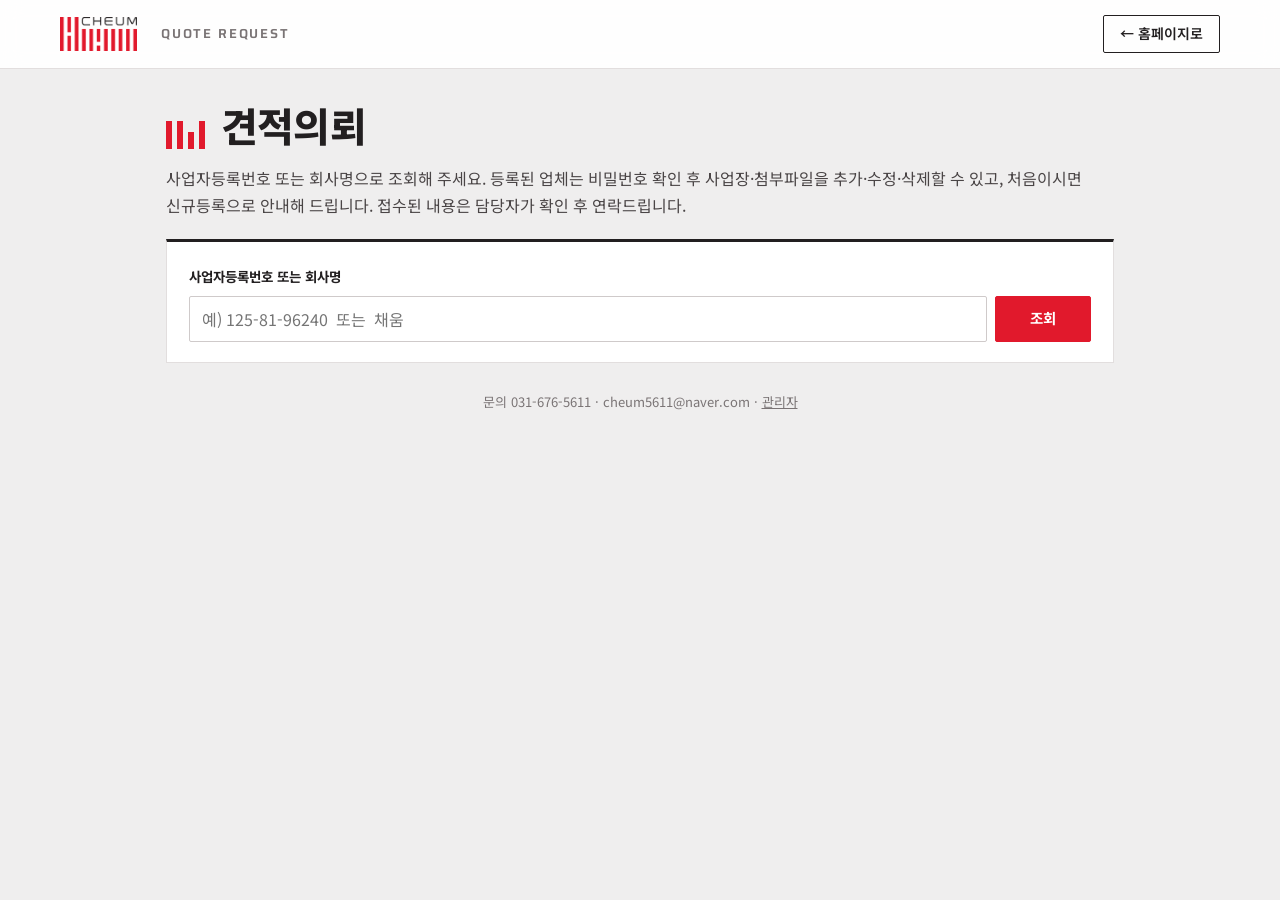
<file: quote.html>
<!doctype html>
<html lang="ko">
<head>
<meta charset="utf-8">
<meta name="viewport" content="width=device-width, initial-scale=1, viewport-fit=cover">
<title>견적의뢰 | 주식회사 채움</title>
<meta name="description" content="주식회사 채움 견적의뢰 — 의뢰회사·사업장 정보와 도면을 등록하고 수정·삭제할 수 있습니다.">
<meta name="theme-color" content="#E1192C">
<link rel="canonical" href="https://www.cheum56.com/quote.html">
<link rel="preconnect" href="https://fonts.googleapis.com">
<link rel="preconnect" href="https://fonts.gstatic.com" crossorigin>
<link rel="stylesheet" href="https://fonts.googleapis.com/css2?family=Noto+Sans+KR:wght@400;500;700;800&family=Saira:wght@400;500;600;700&display=swap">
<link rel="stylesheet" href="assets/style.css?v=20261123i">
<link rel="stylesheet" href="assets/quote.css?v=20261123i">
</head>
<body class="q-body">

<header class="site-header">
  <div class="header-inner">
    <a class="brand" href="index.html" aria-label="주식회사 채움 홈"><img src="assets/logo.png" alt="CHEUM 채움" width="132" height="58"></a>
    <span class="q-hd-title">Quote Request</span>
    <a class="pill pill-line q-home" href="index.html#contact">← 홈페이지로</a>
  </div>
</header>

<main class="q-wrap">
  <div class="q-top">
    <div class="bars" aria-hidden="true"><i></i><i></i><i></i><i></i></div>
    <h1>견적의뢰</h1>
    <p>사업자등록번호 또는 회사명으로 조회해 주세요. 등록된 업체는 비밀번호 확인 후 사업장·첨부파일을 추가·수정·삭제할 수 있고, 처음이시면 신규등록으로 안내해 드립니다. 접수된 내용은 담당자가 확인 후 연락드립니다.</p>
  </div>

  <div id="notReady" class="q-note" hidden><b>서비스 준비 중입니다.</b> 견적의뢰 접수 기능이 아직 연결되지 않았습니다. 급하신 경우 031-676-5611 로 문의해 주세요.</div>

  <section class="q-card q-search" aria-label="업체 조회">
    <label for="qs" class="q-lbl">사업자등록번호 또는 회사명</label>
    <form id="qsForm" class="q-inline" novalidate>
      <input id="qs" class="q-in" type="search" maxlength="100" placeholder="예) 125-81-96240  또는  채움" autocomplete="off" aria-describedby="qsMsg">
      <button class="q-btn q-btn-red" type="submit">조회</button>
    </form>
    <p class="q-msg" id="qsMsg" role="alert"></p>
  </section>

  <div id="stage" aria-live="polite"></div>

  <p class="q-foot">문의 031-676-5611 · cheum5611@naver.com · <a href="admin.html">관리자</a></p>
</main>

<script src="https://t1.daumcdn.net/mapjsapi/bundle/postcode/prod/postcode.v2.js" async></script>
<script src="assets/quote-config.js?v=20261123i"></script>
<script src="assets/quote-api.js?v=20261123i"></script>
<script src="assets/quote-form.js?v=20261123i"></script>
<script src="assets/quote.js?v=20261123i"></script>
</body>
</html>
</file>
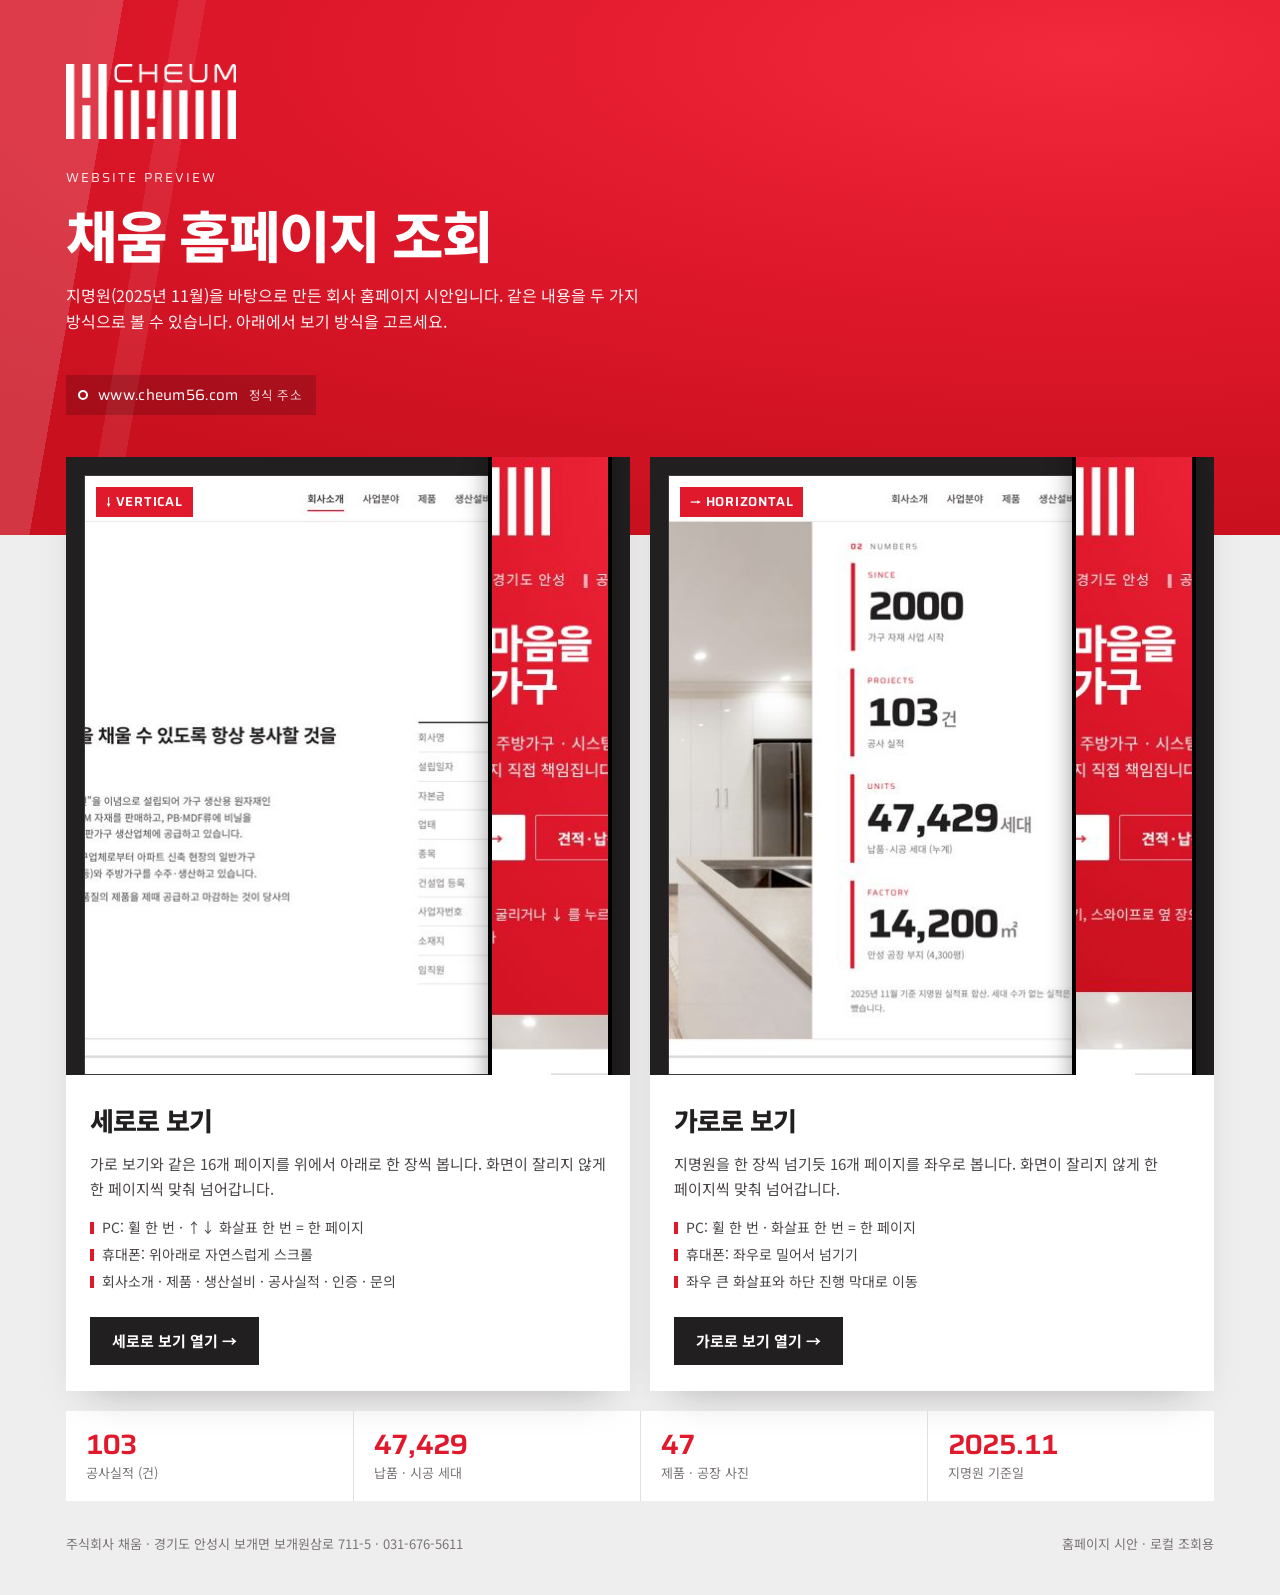
<file: start.html>
<!doctype html>
<html lang="ko">
<head>
<meta charset="utf-8">
<meta name="viewport" content="width=device-width, initial-scale=1">
<title>채움 홈페이지 조회</title>
<meta name="description" content="주식회사 채움 홈페이지 시안 조회 — 세로로 보기 / 가로로 보기">
<link rel="preconnect" href="https://fonts.googleapis.com">
<link rel="preconnect" href="https://fonts.gstatic.com" crossorigin>
<link rel="stylesheet" href="https://fonts.googleapis.com/css2?family=Noto+Sans+KR:wght@400;500;700;800&family=Saira:wght@400;500;600;700&display=swap">
<style>
/* 조회 포털 — 지명원 표지 레드 띠 + 두 보기 방식 카드. 한 가지 밝은 톤으로 고정 */
:root{
  --red:#E1192C; --red-deep:#B5101F; --ink:#221F20; --ink-2:#4A4546; --mute:#7A7475;
  --line:#E2DEDE; --mist:#EFEEEE; --paper:#FFFFFF;
  --f-kr:"Noto Sans KR","Apple SD Gothic Neo","Malgun Gothic",system-ui,sans-serif;
  --f-lat:"Saira","Noto Sans KR",system-ui,sans-serif;
  color-scheme:light;
}
*,*::before,*::after{box-sizing:border-box}
body{margin:0;background:var(--mist);color:var(--ink);font-family:var(--f-kr);font-size:16px;line-height:1.65;word-break:keep-all}
a{color:inherit;text-decoration:none}
img{max-width:100%;display:block}
button{font:inherit;cursor:pointer}
:focus-visible{outline:2px solid var(--red);outline-offset:3px}
.wrap{max-width:1180px;margin:0 auto;padding-left:max(16px,env(safe-area-inset-left,0px));padding-right:max(16px,env(safe-area-inset-right,0px))}

.top{background:var(--red);color:#fff;position:relative;overflow:hidden;isolation:isolate}
.top::before{content:"";position:absolute;inset:0;z-index:-1;
  background:linear-gradient(100deg,rgba(255,255,255,.16) 0 9%,transparent 9% 13%,rgba(255,255,255,.08) 13% 15%,transparent 15%),
  radial-gradient(120% 90% at 85% 10%,#F2283C 0%,var(--red) 45%,#C9101F 100%)}
.top .wrap{padding-block:clamp(32px,6vw,64px) clamp(84px,10vw,120px)}
.top img{width:170px;height:auto;margin-bottom:28px}
.eyebrow{font-family:var(--f-lat);font-size:13px;letter-spacing:.16em;text-transform:uppercase;opacity:.9}
h1{margin:6px 0 14px;font-size:clamp(32px,5vw,56px);font-weight:800;letter-spacing:-.04em;line-height:1.15;text-wrap:balance}
.lead{max-width:36em;opacity:.95}
.addr{display:inline-flex;align-items:center;gap:10px;margin-top:24px;background:rgba(0,0,0,.18);padding:8px 14px 8px 12px;font-family:var(--f-lat);font-size:15px;letter-spacing:.02em;max-width:100%}
.addr i{width:10px;height:10px;border:2px solid #fff;border-radius:50%;flex:0 0 auto}
.addr small{font-family:var(--f-kr);font-size:12.5px;opacity:.8}

.views{display:grid;grid-template-columns:1fr 1fr;gap:20px;margin-top:calc(-1 * clamp(56px,7vw,84px))}
.view{background:var(--paper);display:flex;flex-direction:column;border-top:6px solid var(--red);box-shadow:0 20px 40px -24px rgba(34,31,32,.35);transition:transform .25s,box-shadow .25s;min-width:0}
.view:hover{transform:translateY(-4px);box-shadow:0 28px 50px -24px rgba(34,31,32,.45)}
.shot{position:relative;background:var(--ink);padding:18px 18px 0;overflow:hidden}
.shot .desk{border:1px solid rgba(255,255,255,.12);aspect-ratio:16/10;object-fit:cover;object-position:top;width:100%}
.shot .phone{position:absolute;right:18px;bottom:-30px;width:22%;border:4px solid #000;border-radius:14px;box-shadow:0 10px 24px rgba(0,0,0,.4);aspect-ratio:390/700;object-fit:cover;object-position:top}
.shot .dir{position:absolute;left:30px;top:30px;background:var(--red);color:#fff;font-family:var(--f-lat);font-weight:600;font-size:13px;padding:4px 10px;display:flex;gap:6px;align-items:center;letter-spacing:.06em}
.body{padding:24px 24px 26px;display:flex;flex-direction:column;gap:10px;flex:1}
.body h2{margin:0;font-size:26px;font-weight:800;letter-spacing:-.03em}
.body p{margin:0;color:var(--ink-2);font-size:15px}
.body ul{margin:4px 0 0;padding:0;list-style:none;display:grid;gap:4px;font-size:14px;color:var(--ink-2)}
.body li{display:flex;gap:8px}
.body li::before{content:"";width:4px;height:12px;background:var(--red);margin-top:6px;flex:0 0 auto}
.go{margin-top:auto;padding-top:14px}
.btn{display:inline-flex;align-items:center;gap:8px;height:48px;padding:0 22px;background:var(--ink);color:#fff;font-weight:700;font-size:15px}
.view:hover .btn{background:var(--red)}

.share{display:grid;grid-template-columns:auto 1fr;gap:28px;align-items:center;background:var(--paper);margin-top:20px;padding:24px;border-left:6px solid var(--ink)}
#qr{width:132px;height:132px;background:var(--paper);display:grid;place-items:center}
#qr img{width:132px;height:132px;image-rendering:pixelated}
.share h3{margin:0 0 6px;font-size:19px;font-weight:800}
.share p{margin:0;font-size:14.5px;color:var(--ink-2)}
.copy{display:flex;gap:8px;margin-top:14px;flex-wrap:wrap}
.copy input{flex:1;min-width:0;height:42px;border:1px solid var(--line);padding:0 12px;font-family:var(--f-lat);font-size:14px;color:var(--ink);background:var(--mist)}
.copy button{height:42px;padding:0 18px;border:0;background:var(--red);color:#fff;font-weight:700}
.copy button:hover{background:var(--red-deep)}
.copied{font-size:13px;color:var(--red);min-height:1.4em;margin-top:6px}

.facts{display:grid;grid-template-columns:repeat(4,1fr);gap:0;margin-top:20px;background:var(--paper)}
.facts div{padding:18px 20px;border-left:1px solid var(--line);display:flex;flex-direction:column;gap:2px}
.facts div:first-child{border-left:0}
.facts b{font-family:var(--f-lat);font-size:28px;font-weight:600;color:var(--red);line-height:1.1;font-variant-numeric:tabular-nums}
.facts span{font-size:13px;color:var(--mute)}

footer{padding:32px 0 40px;font-size:13px;color:var(--mute)}
footer .wrap{display:flex;justify-content:space-between;gap:12px;flex-wrap:wrap}

@media (max-width:820px){
  .views{grid-template-columns:1fr}
  .facts{grid-template-columns:1fr 1fr}
  .facts div:nth-child(3){border-left:0}
  .facts div:nth-child(n+3){border-top:1px solid var(--line)}
}
@media (max-width:520px){
  .share{grid-template-columns:1fr}
  .shot .phone{width:26%}
}
@media (prefers-reduced-motion:reduce){*{transition:none!important}}
</style>
</head>
<body>

<header class="top">
  <div class="wrap">
    <img src="assets/logo-white.png" alt="CHEUM 채움" width="170" height="75">
    <p class="eyebrow">Website Preview</p>
    <h1>채움 홈페이지 조회</h1>
    <p class="lead">지명원(2025년 11월)을 바탕으로 만든 회사 홈페이지 시안입니다. 같은 내용을 두 가지 방식으로 볼 수 있습니다. 아래에서 보기 방식을 고르세요.</p>
    <div class="addr"><i></i><span>www.cheum56.com</span><small>정식 주소</small></div>
  </div>
</header>

<main class="wrap">
  <section class="views" aria-label="보기 방식 선택">
    <a class="view" href="index.html">
      <div class="shot">
        <span class="dir">↓ VERTICAL</span>
        <img class="desk" src="assets/preview/pv.jpg" alt="세로로 보기 PC 화면" width="960" height="600">
        <img class="phone" src="assets/preview/mv.jpg" alt="세로로 보기 휴대폰 화면" width="390" height="844">
      </div>
      <div class="body">
        <h2>세로로 보기</h2>
        <p>가로 보기와 같은 16개 페이지를 위에서 아래로 한 장씩 봅니다. 화면이 잘리지 않게 한 페이지씩 맞춰 넘어갑니다.</p>
        <ul>
          <li>PC: 휠 한 번 · ↑↓ 화살표 한 번 = 한 페이지</li>
          <li>휴대폰: 위아래로 자연스럽게 스크롤</li>
          <li>회사소개 · 제품 · 생산설비 · 공사실적 · 인증 · 문의</li>
        </ul>
        <div class="go"><span class="btn">세로로 보기 열기 →</span></div>
      </div>
    </a>

    <a class="view" href="horizontal.html">
      <div class="shot">
        <span class="dir">→ HORIZONTAL</span>
        <img class="desk" src="assets/preview/ph.jpg" alt="가로로 보기 PC 화면" width="960" height="600">
        <img class="phone" src="assets/preview/mh.jpg" alt="가로로 보기 휴대폰 화면" width="390" height="844">
      </div>
      <div class="body">
        <h2>가로로 보기</h2>
        <p>지명원을 한 장씩 넘기듯 16개 페이지를 좌우로 봅니다. 화면이 잘리지 않게 한 페이지씩 맞춰 넘어갑니다.</p>
        <ul>
          <li>PC: 휠 한 번 · 화살표 한 번 = 한 페이지</li>
          <li>휴대폰: 좌우로 밀어서 넘기기</li>
          <li>좌우 큰 화살표와 하단 진행 막대로 이동</li>
        </ul>
        <div class="go"><span class="btn">가로로 보기 열기 →</span></div>
      </div>
    </a>
  </section>

  <section class="facts" aria-label="수록 내용">
    <div><b>103</b><span>공사실적 (건)</span></div>
    <div><b>47,429</b><span>납품 · 시공 세대</span></div>
    <div><b>47</b><span>제품 · 공장 사진</span></div>
    <div><b>2025.11</b><span>지명원 기준일</span></div>
  </section>

</main>

<footer>
  <div class="wrap">
    <span>주식회사 채움 · 경기도 안성시 보개면 보개원삼로 711-5 · 031-676-5611</span>
    <span>홈페이지 시안 · 로컬 조회용</span>
  </div>
</footer>

</body>
</html>
</file>
<file: assets/style.css>
/* CHEUM — 지명원 컬러 시스템
   Layout: 흰 바탕 + 지명원 표지의 레드 면, 로고의 '바코드' 세로 막대를 구분선·장식으로 사용 */
:root{
  --red:#E1192C;          /* 지명원 표지·로고 막대 */
  --red-deep:#B5101F;
  --red-tint:#FCE8EA;
  --ink:#221F20;          /* 로고 CHEUM 글자색 */
  --ink-2:#4A4546;
  --mute:#7A7475;
  --line:#E2DEDE;         /* 지명원 표 구분선 계열 */
  --mist:#EFEEEE;         /* 지명원 페이지 바탕 회색 */
  --paper:#FFFFFF;
  --f-kr:"Noto Sans KR", "Apple SD Gothic Neo", "Malgun Gothic", system-ui, sans-serif;
  --f-lat:"Saira", "Noto Sans KR", system-ui, sans-serif;
  --gut:max(16px, env(safe-area-inset-left, 0px));
  --gut-r:max(16px, env(safe-area-inset-right, 0px));
  --maxw:1240px;
  --hdr:68px;
  color-scheme:light;
}
*,*::before,*::after{box-sizing:border-box}
[hidden]{display:none!important}
html{scroll-behavior:smooth;scroll-padding-top:var(--hdr)}
body{margin:0;background:var(--paper);color:var(--ink);font-family:var(--f-kr);font-size:16px;line-height:1.7;word-break:keep-all;-webkit-font-smoothing:antialiased}
img{max-width:100%;display:block}
a{color:inherit;text-decoration:none}
button{font:inherit;color:inherit;background:none;border:0;cursor:pointer}
:focus-visible{outline:2px solid var(--red);outline-offset:3px}
h1,h2,h3{margin:0;line-height:1.2;text-wrap:balance;letter-spacing:-.02em}
p{margin:0}
.sr{position:absolute;width:1px;height:1px;overflow:hidden;clip:rect(0 0 0 0)}
.num,.lat{font-family:var(--f-lat);font-variant-numeric:tabular-nums}
.wrap{max-width:var(--maxw);margin:0 auto;padding-left:var(--gut);padding-right:var(--gut-r)}
@media (min-width:900px){.wrap{padding-left:max(40px,var(--gut));padding-right:max(40px,var(--gut-r))}}

/* ---------- 바코드 막대 (로고 모티프) ---------- */
.bars{display:flex;gap:5px;height:28px;align-items:stretch}
.bars i{display:block;width:6px;background:var(--red)}
.bars i:nth-child(3n){height:62%;align-self:flex-end}
.bars.white i{background:#fff}

/* ---------- 버튼 ---------- */
.pill{display:inline-flex;align-items:center;gap:.5em;height:46px;padding:0 22px;border-radius:2px;font-weight:600;font-size:15px;transition:background .2s,color .2s,border-color .2s;white-space:nowrap}
.pill .arr{transition:transform .2s}
.pill:hover .arr{transform:translateX(4px)}
.pill-red{background:var(--red);color:#fff}
.pill-red:hover{background:var(--red-deep)}
.pill-dark{background:var(--ink);color:#fff}
.pill-dark:hover{background:#000}
.pill-white{background:#fff;color:var(--red)}
.pill-white:hover{background:var(--ink);color:#fff}
.pill-line{border:1px solid currentColor}
.pill-line:hover{background:var(--ink);color:#fff;border-color:var(--ink)}
.pill-ghost-w{border:1px solid rgba(255,255,255,.6);color:#fff}
.pill-ghost-w:hover{background:#fff;color:var(--red)}

/* ---------- 헤더 ---------- */
body::before{content:"";position:fixed;inset:0 0 auto;height:env(safe-area-inset-top,0px);z-index:60;background:var(--paper)}
.site-header{position:sticky;top:env(safe-area-inset-top,0px);z-index:50;background:rgba(255,255,255,.94);backdrop-filter:saturate(1.4) blur(10px);border-bottom:1px solid var(--line)}
.header-inner{max-width:var(--maxw);margin:0 auto;height:var(--hdr);display:flex;align-items:center;gap:24px;padding-left:var(--gut);padding-right:var(--gut-r)}
@media (min-width:900px){.header-inner{padding-left:max(40px,var(--gut));padding-right:max(40px,var(--gut-r))}}
.brand img{height:34px;width:auto}
.nav{display:flex;gap:4px;margin-left:auto}
.nav a{padding:8px 12px;font-size:15px;font-weight:500;color:var(--ink-2);position:relative}
.nav a::after{content:"";position:absolute;left:12px;right:12px;bottom:2px;height:2px;background:var(--red);transform:scaleX(0);transform-origin:left;transition:transform .25s}
.nav a:hover,.nav a.is-active{color:var(--ink)}
.nav a:hover::after,.nav a.is-active::after{transform:scaleX(1)}
.view-switch{display:inline-flex;border:1px solid var(--line);border-radius:2px;overflow:hidden;font-size:13px;font-weight:600}
.view-switch a{padding:6px 10px;color:var(--mute);display:flex;align-items:center;gap:6px}
.view-switch a[aria-current="page"]{background:var(--ink);color:#fff}
.view-switch svg{width:14px;height:14px}
.nav-only-m{display:none}
.nav-toggle{display:none;width:40px;height:40px;position:relative}
.nav-toggle span{position:absolute;left:9px;right:9px;height:2px;background:var(--ink);transition:transform .25s}
.nav-toggle span:first-child{top:15px}.nav-toggle span:last-child{top:23px}
.nav-toggle[aria-expanded="true"] span:first-child{transform:translateY(4px) rotate(45deg)}
.nav-toggle[aria-expanded="true"] span:last-child{transform:translateY(-4px) rotate(-45deg)}
@media (max-width:1020px){
  .header-cta{display:none}
}
@media (max-width:860px){
  .nav-toggle{display:block;margin-left:8px}
  .nav{position:fixed;left:0;right:0;top:calc(var(--hdr) + env(safe-area-inset-top,0px));flex-direction:column;gap:0;background:var(--paper);border-bottom:1px solid var(--line);padding:8px var(--gut-r) 16px var(--gut);display:none;margin:0}
  .nav.is-open{display:flex}
  .nav a{padding:14px 4px;border-bottom:1px solid var(--line);font-size:17px}
  .nav a::after{display:none}
  .nav-only-m{display:block}
  .view-switch{margin-left:auto}
  .view-switch a span{display:none}
}

/* ---------- HERO (지명원 표지) ---------- */
.hero{position:relative;background:var(--red);color:#fff;overflow:hidden;isolation:isolate}
.hero::before{content:"";position:absolute;inset:0;z-index:-1;
  background:
   linear-gradient(100deg,rgba(255,255,255,.16) 0 9%,transparent 9% 13%,rgba(255,255,255,.08) 13% 15%,transparent 15%),
   linear-gradient(180deg,transparent 62%,rgba(0,0,0,.10) 62% 63%,rgba(255,255,255,.06) 63%),
   radial-gradient(120% 90% at 85% 10%,#F2283C 0%,var(--red) 45%,#C9101F 100%)}
.hero-inner{max-width:var(--maxw);margin:0 auto;padding:clamp(48px,8vw,104px) var(--gut-r) 0 var(--gut);display:grid;grid-template-columns:1.05fr .95fr;gap:clamp(24px,5vw,72px);align-items:end}
@media (min-width:900px){.hero-inner{padding-left:max(40px,var(--gut));padding-right:max(40px,var(--gut-r))}}
.hero-copy{padding-bottom:clamp(40px,6vw,88px);min-width:0}
.hero-meta{display:flex;flex-wrap:wrap;gap:10px 18px;font-family:var(--f-lat);font-size:14px;letter-spacing:.08em;text-transform:uppercase;opacity:.92;margin-bottom:28px}
.hero-meta span{display:flex;align-items:center;gap:8px}
.hero-meta span+span::before{content:"";width:4px;height:14px;background:#fff;opacity:.7}
.hero-title{font-size:clamp(40px,6.4vw,84px);font-weight:800;letter-spacing:-.04em;line-height:1.08}
.hero-title em{font-style:normal;background:linear-gradient(transparent 62%,rgba(34,31,32,.28) 62%)}
.hero-lead{margin-top:24px;font-size:clamp(16px,1.6vw,19px);max-width:30em;opacity:.95}
.hero-actions{display:flex;flex-wrap:wrap;gap:10px;margin-top:32px}
.hero-media{margin:0;position:relative;align-self:stretch;min-height:320px}
.hero-media img{position:absolute;inset:0;width:100%;height:100%;object-fit:cover;box-shadow:0 30px 60px -20px rgba(80,0,8,.5)}
.hero-media figcaption{position:absolute;left:0;bottom:0;background:var(--ink);color:#fff;font-size:12px;padding:6px 12px;letter-spacing:.04em}
.hero-logo{width:min(260px,60%);margin-bottom:36px}
@media (max-width:860px){
  .hero-inner{grid-template-columns:1fr}
  .hero-copy{padding-bottom:8px}
  .hero-media{min-height:0;aspect-ratio:4/3;margin:0 calc(-1 * var(--gut-r)) 0 calc(-1 * var(--gut))}
}

/* ---------- 시공사 마퀴 ---------- */
.marquee{background:var(--ink);color:#fff;overflow:hidden;padding:16px 0;border-top:4px solid var(--red)}
.marquee-track{display:flex;gap:44px;width:max-content;animation:mq 60s linear infinite}
.marquee-track span{white-space:nowrap;font-size:15px;font-weight:500;opacity:.85;display:flex;align-items:center;gap:44px}
.marquee-track span::after{content:"";width:5px;height:14px;background:var(--red)}
@keyframes mq{to{transform:translateX(-50%)}}
.marquee:hover .marquee-track{animation-play-state:paused}

/* ---------- 수치 ---------- */
.stats{padding:clamp(48px,6vw,80px) 0 clamp(32px,4vw,48px);border-bottom:1px solid var(--line)}
.stats-grid{display:grid;grid-template-columns:repeat(4,1fr);gap:0}
.stat{padding:8px 24px 8px 20px;border-left:6px solid var(--red);display:flex;flex-direction:column;gap:6px;min-width:0}
.stat+.stat{margin-left:-1px}
.stat strong{font-family:var(--f-lat);font-size:clamp(34px,4vw,52px);font-weight:600;line-height:1;letter-spacing:-.02em;font-variant-numeric:tabular-nums}
.stat strong small{font-size:.45em;margin-left:3px;font-weight:500;color:var(--mute)}
.stat>span{font-size:14px;color:var(--mute)}
.stat-k{font-family:var(--f-lat);font-size:12px!important;letter-spacing:.14em;color:var(--red)!important}
.stats-note{margin-top:24px;font-size:13px;color:var(--mute)}
@media (max-width:860px){.stats-grid{grid-template-columns:1fr 1fr;row-gap:28px}}

/* ---------- 섹션 공통 ---------- */
.section{padding:clamp(72px,10vw,140px) 0}
.section-mist{background:var(--mist)}
.section-ink{background:var(--ink);color:#fff}
.sec-head{display:grid;grid-template-columns:auto 1fr;column-gap:20px;align-items:end;margin-bottom:clamp(40px,5vw,72px)}
.sec-head .bars{grid-row:1/3;height:clamp(54px,6vw,78px)}
.sec-head .bars i{width:clamp(7px,.8vw,10px)}
.sec-label{font-family:var(--f-lat);font-size:13px;font-weight:600;letter-spacing:.16em;text-transform:uppercase;color:var(--red)}
.display{font-size:clamp(34px,4.6vw,60px);font-weight:800;letter-spacing:-.04em}
.sec-desc{grid-column:1/-1;margin-top:20px;max-width:44em;color:var(--ink-2);font-size:17px}
.section-ink .sec-desc{color:rgba(255,255,255,.75)}
.section-ink .bars i{background:var(--red)}

/* reveal: 정지 상태에서도 보이며, 등장 시 살짝 올라오기만 함 */
.js .reveal{transform:translateY(18px);transition:transform .7s cubic-bezier(.2,.7,.2,1)}
.js .reveal.is-in{transform:none}

/* ---------- 회사소개 ---------- */
.about-grid{display:grid;grid-template-columns:1.15fr .85fr;gap:clamp(32px,6vw,96px)}
.about-grid>*{min-width:0}
.message .quote{font-size:clamp(22px,2.4vw,30px);font-weight:700;line-height:1.45;letter-spacing:-.03em;margin:14px 0 28px;padding-left:20px;border-left:6px solid var(--red)}
.message p+p{margin-top:14px}
.message>p:not(.quote):not(.sec-label):not(.sign){color:var(--ink-2);max-width:38em}
.message .sign{margin-top:32px;display:flex;align-items:center;gap:14px;color:var(--mute);font-size:15px}
.message .sign b{font-size:22px;color:var(--ink);font-weight:700;letter-spacing:.1em}
.fact-list{margin:14px 0 0;border-top:2px solid var(--ink)}
.fact-list div{display:grid;grid-template-columns:7.5em 1fr;gap:12px;padding:13px 0;border-bottom:1px solid var(--line);font-size:15px}
.fact-list dt{color:var(--mute)}
.fact-list dd{margin:0;font-weight:500}
.fact-list small{color:var(--mute);font-weight:400}
@media (max-width:860px){.about-grid{grid-template-columns:1fr}}

.org{margin-top:clamp(64px,8vw,104px)}
.org-grid{display:grid;grid-template-columns:repeat(5,1fr);gap:12px;margin-top:20px}
.org-top{display:flex;gap:12px;align-items:center;margin-top:20px;flex-wrap:wrap}
.org-ceo{background:var(--red);color:#fff;padding:12px 22px;font-weight:700}
.org-side{border:1px solid var(--red);color:var(--red);padding:10px 16px;font-size:14px;font-weight:600}
.org-team{background:var(--mist);padding:16px 18px;border-top:3px solid var(--ink)}
.org-team b{display:block;font-size:16px;margin-bottom:8px}
.org-team span{display:block;font-size:14px;color:var(--ink-2)}
@media (max-width:860px){.org-grid{grid-template-columns:1fr 1fr}}

.history{margin-top:clamp(64px,8vw,104px)}
.timeline{list-style:none;margin:24px 0 0;padding:0;display:grid;grid-template-columns:repeat(7,1fr);border-top:2px solid var(--ink)}
.timeline li{padding:18px 16px 0 0;position:relative;min-width:0}
.timeline li::before{content:"";position:absolute;top:-7px;left:0;width:12px;height:12px;background:var(--red)}
.timeline time{display:block;font-family:var(--f-lat);font-size:24px;font-weight:600;color:var(--red);margin:6px 0 8px}
.timeline b{display:block;font-size:15px;line-height:1.4}
.timeline p{font-size:13px;color:var(--mute);margin-top:6px;line-height:1.5}
@media (max-width:1020px){.timeline{grid-template-columns:repeat(4,1fr);row-gap:28px}}
@media (max-width:560px){.timeline{grid-template-columns:1fr 1fr}}

/* ---------- 사업분야 ---------- */
.biz-list{list-style:none;margin:0;padding:0;border-top:1px solid rgba(255,255,255,.18)}
.biz-row{display:grid;grid-template-columns:64px 220px 1fr 180px;gap:24px;align-items:center;padding:26px 0;border-bottom:1px solid rgba(255,255,255,.18);transition:background .25s,padding .25s}
.biz-row:hover{background:rgba(225,25,44,.12);padding-left:12px;padding-right:12px}
.biz-no{font-family:var(--f-lat);font-size:14px;color:var(--red);letter-spacing:.1em}
.biz-row h3{font-size:clamp(22px,2.4vw,30px);font-weight:700}
.biz-row p{color:rgba(255,255,255,.78);font-size:15px;min-width:0}
.biz-thumb{width:180px;aspect-ratio:3/2;object-fit:cover}
@media (max-width:860px){
  .biz-row{grid-template-columns:1fr;row-gap:8px}
  .biz-row p{grid-column:1}
  .biz-thumb{grid-column:1;width:100%;max-width:420px}
}
.capacity{margin-top:clamp(56px,7vw,96px)}
.cap-grid{display:grid;grid-template-columns:repeat(3,1fr);gap:16px;margin-top:20px}
.cap-grid>div{background:var(--red);padding:26px 24px;display:flex;flex-direction:column;gap:10px}
.cap-grid strong{font-family:var(--f-lat);font-size:clamp(34px,4vw,50px);font-weight:600;line-height:1;font-variant-numeric:tabular-nums}
.cap-grid small{font-family:var(--f-kr);font-size:16px;font-weight:500;margin-left:6px}
.cap-grid span{font-size:14px;opacity:.9}
@media (max-width:760px){.cap-grid{grid-template-columns:1fr}}

.showcase{margin-top:clamp(64px,8vw,112px)}
.showcase-head{display:flex;align-items:center;justify-content:space-between;gap:16px;flex-wrap:wrap;margin-bottom:24px}
.tabs{display:flex;gap:6px;flex-wrap:wrap}
.tabs button{padding:9px 18px;border:1px solid rgba(255,255,255,.3);font-size:15px;font-weight:600;color:rgba(255,255,255,.8);border-radius:2px}
.tabs button[aria-selected="true"]{background:var(--red);border-color:var(--red);color:#fff}
.rail{display:flex;gap:14px;overflow-x:auto;scroll-snap-type:x mandatory;padding:0 var(--gut-r) 8px var(--gut);scrollbar-width:none}
@media (min-width:900px){.rail{padding-left:max(40px,calc((100vw - var(--maxw))/2 + 40px))}}
.rail::-webkit-scrollbar{display:none}
.rail img{height:clamp(260px,38vw,460px);width:auto;max-width:none;flex:0 0 auto;scroll-snap-align:start;cursor:zoom-in;object-fit:cover;max-height:460px}
.rail-ctrl{display:flex;gap:8px;justify-content:flex-end;margin-top:18px}
.round{width:46px;height:46px;border-radius:50%;border:1px solid rgba(255,255,255,.35);font-size:18px;display:grid;place-items:center}
.round:hover{background:var(--red);border-color:var(--red)}

/* ---------- 생산설비 ---------- */
.factory-wide{margin:0 0 clamp(40px,5vw,64px);overflow:hidden;height:clamp(240px,42vw,560px)}
.factory-wide img{width:100%;height:120%;object-fit:cover}
.space-list{list-style:none;margin:0 0 clamp(48px,6vw,80px);padding:0;display:grid;grid-template-columns:repeat(5,1fr);border-top:2px solid var(--ink)}
.space-list li{padding:20px 16px 20px 0;display:flex;flex-direction:column;gap:6px;min-width:0}
.space-list li+li{padding-left:16px;border-left:1px solid var(--line)}
.space-list b{font-family:var(--f-lat);font-size:clamp(30px,3.4vw,44px);font-weight:600;line-height:1;color:var(--red)}
.space-list small{font-family:var(--f-kr);font-size:15px;color:var(--ink);margin-left:3px}
.space-list span{font-size:14px;color:var(--ink-2)}
@media (max-width:860px){.space-list{grid-template-columns:1fr 1fr}.space-list li+li{border-left:0;padding-left:0}.space-list li{border-bottom:1px solid var(--line)}}
.equip-acc{display:grid;grid-template-columns:minmax(0,1fr);gap:10px;margin-bottom:clamp(48px,6vw,80px)}
.equip-acc details{border:1px solid var(--line);background:var(--paper)}
.equip-acc summary{list-style:none;display:flex;align-items:center;gap:14px;padding:18px 22px;cursor:pointer;font-weight:700;font-size:18px}
.equip-acc summary::-webkit-details-marker{display:none}
.equip-acc summary::before{content:"";width:6px;height:20px;background:var(--red)}
.equip-acc summary em{font-style:normal;font-family:var(--f-lat);font-size:14px;color:var(--mute);font-weight:500}
.equip-acc summary::after{content:"+";margin-left:auto;font-family:var(--f-lat);font-size:24px;font-weight:400;color:var(--red);transition:transform .2s}
.equip-acc details[open] summary::after{transform:rotate(45deg)}
.equip-acc .tbl{padding:0 22px 18px;overflow-x:auto}
.equip-acc table{width:100%;border-collapse:collapse;font-size:15px;min-width:420px}
.equip-acc th{text-align:left;font-weight:600;color:var(--mute);font-size:13px;padding:10px 8px;border-bottom:2px solid var(--red)}
.equip-acc td{padding:11px 8px;border-bottom:1px solid var(--line)}
.equip-acc td:nth-child(2){font-family:var(--f-lat);width:60px}
.factory-grid{display:grid;grid-template-columns:repeat(4,1fr);gap:10px}
.factory-grid figure{margin:0;position:relative;overflow:hidden;cursor:zoom-in;background:var(--mist)}
.factory-grid img{width:100%;aspect-ratio:4/3;object-fit:cover;transition:transform .5s}
.factory-grid figure:hover img{transform:scale(1.04)}
.factory-grid figcaption{position:absolute;left:0;bottom:0;background:rgba(34,31,32,.86);color:#fff;font-size:12.5px;padding:5px 10px}
.factory-grid .wide{grid-column:span 2}
.factory-grid .wide img{aspect-ratio:8/3}
@media (max-width:760px){.factory-grid{grid-template-columns:1fr 1fr}}

/* ---------- 공사실적 ---------- */
.proj-summary{display:grid;grid-template-columns:repeat(3,1fr);gap:0;margin-bottom:40px;border-top:2px solid var(--ink)}
.proj-summary>div{padding:22px 20px 22px 0;display:flex;align-items:baseline;gap:8px}
.proj-summary>div+div{padding-left:20px;border-left:1px solid var(--line)}
.proj-summary strong{font-family:var(--f-lat);font-size:clamp(36px,5vw,64px);font-weight:600;line-height:1;color:var(--red);font-variant-numeric:tabular-nums}
.proj-summary span{font-size:16px;font-weight:500}
@media (max-width:560px){.proj-summary{grid-template-columns:1fr}.proj-summary>div+div{padding-left:0;border-left:0;border-top:1px solid var(--line)}}

.year-chart{margin-bottom:40px}
.year-chart .bars-y{display:grid;grid-template-columns:repeat(var(--n),1fr);gap:6px;align-items:end;height:150px;margin-top:16px}
.year-chart button{display:flex;flex-direction:column;justify-content:flex-end;height:100%;gap:6px;padding:0}
.year-chart .col{background:var(--line);width:100%;transition:background .2s;min-height:3px}
.year-chart button:hover .col,.year-chart button.is-on .col{background:var(--red)}
.year-chart .v{font-family:var(--f-lat);font-size:12px;color:var(--mute)}
.year-chart .yl{display:grid;grid-template-columns:repeat(var(--n),1fr);gap:6px;font-family:var(--f-lat);font-size:12px;color:var(--mute);margin-top:6px;text-align:center;border-top:1px solid var(--ink);padding-top:6px}
.year-chart .chart-cap{font-size:13px;color:var(--mute)}

.filters{display:flex;flex-wrap:wrap;gap:12px;align-items:center;margin-bottom:18px}
.chips{display:flex;gap:6px;flex-wrap:wrap}
.chip{padding:8px 16px;border:1px solid var(--line);background:var(--paper);font-size:14px;font-weight:600;border-radius:2px;color:var(--ink-2)}
.chip:hover{border-color:var(--ink)}
.chip.is-on{background:var(--ink);border-color:var(--ink);color:#fff}
.select select,.search input{height:40px;border:1px solid var(--line);background:var(--paper);padding:0 12px;font:inherit;font-size:14px;border-radius:2px;color:var(--ink)}
.search{flex:1;min-width:200px;max-width:340px;margin-left:auto}
.search input{width:100%}
.table-wrap{overflow-x:auto;background:var(--paper);border-top:2px solid var(--red)}
.proj-table{width:100%;border-collapse:collapse;font-size:15px;min-width:640px}
.proj-table th{text-align:left;padding:13px 14px;font-size:13px;color:var(--red);font-weight:600;border-bottom:1px solid var(--red);white-space:nowrap}
.proj-table td{padding:13px 14px;border-bottom:1px solid var(--line);vertical-align:top}
.proj-table td:first-child{font-family:var(--f-lat);color:var(--mute);white-space:nowrap;width:80px}
.proj-table td:nth-child(2){white-space:nowrap;font-weight:500}
.proj-table .num{text-align:right;font-family:var(--f-lat);font-variant-numeric:tabular-nums;white-space:nowrap}
.proj-table tbody tr:hover{background:var(--red-tint)}
.proj-table .tag{display:inline-block;font-size:12.5px;padding:2px 8px;margin:1px 4px 1px 0;background:var(--mist);border-radius:2px;white-space:nowrap}
.proj-table .tag.t-k{background:#FDE3E6;color:var(--red-deep)}
.proj-table .tag.t-s{background:var(--ink);color:#fff}
.proj-table .empty td{text-align:center;color:var(--mute);padding:40px}
.proj-meta{display:flex;align-items:center;justify-content:space-between;gap:12px;margin-top:18px;font-size:14px;color:var(--mute)}
.modelhouse{margin-top:clamp(64px,8vw,104px)}
.modelhouse h3{font-size:clamp(24px,2.6vw,32px);font-weight:800;margin:10px 0 20px}
.compact{font-size:14px}

/* ---------- 인증 ---------- */
.cert-grid{display:grid;grid-template-columns:repeat(3,1fr);gap:16px}
.cert{border:1px solid var(--line);padding:26px 24px 28px;display:flex;flex-direction:column;gap:10px;position:relative;background:var(--paper);transition:border-color .2s}
.cert:hover{border-color:var(--red)}
.cert-tag{align-self:flex-start;background:var(--red);color:#fff;font-size:12.5px;font-weight:700;padding:3px 10px;letter-spacing:.04em}
.cert h3{font-size:19px;font-weight:700}
.cert p{font-size:14px;color:var(--ink-2);line-height:1.65}
.cert.feature{grid-row:span 2;background:var(--red);color:#fff;border-color:var(--red);justify-content:flex-end}
.cert.feature .cert-tag{background:#fff;color:var(--red)}
.cert.feature p{color:rgba(255,255,255,.9)}
.cert.feature .ks{font-family:var(--f-lat);font-size:clamp(80px,10vw,140px);font-weight:700;line-height:.9;margin-bottom:auto;letter-spacing:-.04em}
@media (max-width:960px){.cert-grid{grid-template-columns:1fr 1fr}}
@media (max-width:600px){.cert-grid{grid-template-columns:1fr}.cert.feature{grid-row:auto}}

/* ---------- 문의 ---------- */
.contact{background:var(--red);color:#fff;padding:clamp(72px,10vw,140px) 0;position:relative;overflow:hidden}
.contact .sec-label{color:#fff;opacity:.85}
.contact-title{font-size:clamp(36px,5.4vw,72px);font-weight:800;letter-spacing:-.04em;margin:14px 0 18px;line-height:1.12}
.contact-lead{font-size:17px;opacity:.92}
.contact-big{display:flex;flex-wrap:wrap;gap:8px 40px;margin:40px 0 48px;font-family:var(--f-lat);font-size:clamp(26px,3.6vw,46px);font-weight:600}
.contact-big a{border-bottom:2px solid rgba(255,255,255,.4);overflow-wrap:anywhere}
.contact-big a:hover{border-color:#fff}
.contact-grid{display:grid;grid-template-columns:1fr 1fr;gap:clamp(28px,5vw,64px);align-items:start}
.contact-grid>*{min-width:0}
.contact-list{margin:0;border-top:1px solid rgba(255,255,255,.4)}
.contact-list div{display:grid;grid-template-columns:7em 1fr;gap:12px;padding:14px 0;border-bottom:1px solid rgba(255,255,255,.25);font-size:15px}
.contact-list dt{opacity:.75}
.contact-list dd{margin:0}
.contact-list small{opacity:.75}
.map-links{display:flex;gap:10px;flex-wrap:wrap;margin-top:24px}
.map{margin:0;background:#fff;padding:12px}
.map img{width:100%;cursor:zoom-in}
.map figcaption{color:var(--ink);font-size:13px;margin-top:8px}
@media (max-width:860px){.contact-grid{grid-template-columns:1fr}}

/* ---------- 푸터 ---------- */
.site-footer{background:var(--ink);color:rgba(255,255,255,.7);padding:56px 0 36px;font-size:14px;overflow:hidden}
.footer-word{font-family:var(--f-lat);font-weight:700;font-size:clamp(80px,18vw,240px);line-height:.8;color:rgba(255,255,255,.06);letter-spacing:.02em;margin-bottom:28px;white-space:nowrap}
.footer-inner{display:grid;grid-template-columns:auto 1fr;gap:12px 40px;align-items:start}
.footer-inner img{width:140px;height:auto}
.footer-inner .copy{grid-column:2;display:flex;justify-content:space-between;gap:12px;flex-wrap:wrap;opacity:.7}
.to-top:hover{color:#fff}
@media (max-width:700px){.footer-inner{grid-template-columns:1fr}.footer-inner .copy{grid-column:1}}

/* ---------- 라이트박스 ---------- */
.lightbox{position:fixed;inset:0;z-index:100;background:rgba(20,18,19,.95);display:grid;place-items:center;padding:60px max(16px,env(safe-area-inset-left,0px))}
.lightbox img{max-width:min(1400px,100%);max-height:calc(100vh - 140px);object-fit:contain}
.lightbox button{position:absolute;color:#fff;width:52px;height:52px;font-size:26px;display:grid;place-items:center}
.lightbox button:hover{background:var(--red)}
.lb-close{top:calc(10px + env(safe-area-inset-top,0px));right:max(10px,env(safe-area-inset-right,0px))}
.lb-prev{left:max(10px,env(safe-area-inset-left,0px));top:50%;transform:translateY(-50%)}
.lb-next{right:max(10px,env(safe-area-inset-right,0px));top:50%;transform:translateY(-50%)}
.lb-cap{position:absolute;bottom:calc(20px + env(safe-area-inset-bottom,0px));left:0;right:0;text-align:center;color:rgba(255,255,255,.8);font-size:14px}

@media (prefers-reduced-motion:reduce){
  html{scroll-behavior:auto}
  *,*::before,*::after{animation:none!important;transition:none!important}
  .js .reveal{transform:none}
}

/* 세로 보기: 화면 단위 이동 화살표 (메뉴바에 가리지 않게 맞춰 멈춤) */
.v-nav{position:fixed;right:max(16px,env(safe-area-inset-right,0px));bottom:calc(20px + env(safe-area-inset-bottom,0px));z-index:45;display:flex;flex-direction:column;gap:8px}
.v-nav button{width:52px;height:52px;border-radius:50%;background:var(--ink);color:#fff;display:grid;place-items:center;box-shadow:0 8px 20px -6px rgba(0,0,0,.45);transition:background .2s,transform .2s}
.v-nav button:hover{background:var(--red);transform:scale(1.06)}
.v-nav svg{width:22px;height:22px}
@media (max-width:600px){.v-nav button{width:44px;height:44px}}

/* 문의 영역: 지도 버튼 + 견적의뢰 버튼을 좁은 화면에서도 한 줄에 */
@media (max-width:480px){
  .map-links{gap:6px}
  .map-links .pill{padding:0 11px;font-size:13.5px;gap:.3em;height:44px}
}
</file>
<file: assets/h.css>
/* CHEUM — 가로 보기 전용
   Layout: 화면 높이에 맞춘 패널을 좌→우로 나열. 휠·방향키·스와이프로 수평 이동 */
html:has(body.h-mode){height:100%;scroll-behavior:auto}
body.h-mode{height:100%;overflow:hidden;display:flex;flex-direction:column}
.h-mode .site-header{position:relative;top:0;flex:0 0 auto}
.h-mode .header-inner{max-width:none}
.h-track{flex:1 1 auto;min-height:0;display:flex;overflow-x:auto;overflow-y:hidden;overscroll-behavior-x:contain;scrollbar-width:none}
.h-track::-webkit-scrollbar{display:none}
.panel{flex:0 0 auto;width:100vw;height:100%;position:relative;display:flex;flex-direction:column;justify-content:center;
  padding-block:clamp(40px,6vh,64px) clamp(16px,3vh,40px);padding-left:clamp(28px,4vw,72px);padding-right:clamp(28px,4vw,72px);
  border-right:1px solid var(--line);overflow-y:auto;overflow-x:hidden;min-width:0}
.p-tag{position:absolute;top:clamp(14px,3vh,28px);left:clamp(28px,4vw,72px);font-family:var(--f-lat);font-size:12px;letter-spacing:.16em;color:var(--mute);display:flex;gap:10px;align-items:center}
.p-tag b{color:var(--red);font-weight:600}
.panel.red{background:var(--red);color:#fff;border-right-color:var(--red-deep)}
.panel.red .p-tag,.panel.ink .p-tag{color:rgba(255,255,255,.7)}
.panel.red .p-tag b{color:#fff}
.panel.ink{background:var(--ink);color:#fff;border-right-color:#000}
.panel.mist{background:var(--mist)}
.panel h2.display{margin:6px 0 18px}
.ptitle{display:flex;flex-direction:column;gap:4px;margin-bottom:clamp(16px,3vh,32px)}

/* 패널 폭 */
.w-full{width:100vw}
.w-xl{width:min(1400px,120vw)}
.w-lg{width:min(1180px,100vw)}
.w-md{width:min(820px,100vw)}
.w-auto{width:auto}

/* 01 표지 */
.p-cover{color:#fff;width:100vw;display:grid;grid-template-columns:1fr 1fr;gap:clamp(24px,4vw,64px);align-items:stretch;padding-block:0;padding-right:0;overflow:hidden;isolation:isolate}
.p-cover::before{content:"";position:absolute;inset:0;z-index:-1;
  background:linear-gradient(100deg,rgba(255,255,255,.16) 0 9%,transparent 9% 13%,rgba(255,255,255,.08) 13% 15%,transparent 15%),
  radial-gradient(120% 90% at 85% 10%,#F2283C 0%,var(--red) 45%,#C9101F 100%)}
.p-cover .hero-copy{align-self:center;padding:clamp(24px,5vh,56px) 0}
.p-cover .hero-title{font-size:clamp(40px,min(6.4vw,9vh),92px)}
.p-cover .hero-logo{width:min(240px,50%);margin-bottom:clamp(18px,4vh,40px)}
.p-cover .cover-img{position:relative;margin:0}
.p-cover .cover-img img{position:absolute;inset:0;width:100%;height:100%;object-fit:cover}
.scroll-hint{display:flex;align-items:center;gap:12px;margin-top:clamp(20px,5vh,48px);font-size:14px;opacity:.9}
.scroll-hint i{display:block;width:56px;height:2px;background:#fff;position:relative;overflow:hidden}
.scroll-hint i::after{content:"";position:absolute;inset:0;background:var(--ink);animation:hint 1.6s ease-in-out infinite}
@keyframes hint{0%{transform:translateX(-100%)}100%{transform:translateX(100%)}}

/* 02 수치 */
.p-stats{display:grid;grid-template-columns:1.1fr .9fr;gap:clamp(24px,4vw,64px);align-items:center;padding-right:0;padding-block:clamp(40px,6vh,64px) 0}
.p-stats .stat-col{display:grid;grid-template-columns:1fr 1fr;gap:clamp(18px,4vh,40px) 24px}
.p-stats .stats-img{margin:0;height:100%;position:relative}
.p-stats .stats-img img{position:absolute;inset:0;width:100%;height:100%;object-fit:cover}
.p-stats .stat-wrap{min-width:0}
.p-stats .stat{border-left-width:6px}
.p-stats .stat strong{font-size:clamp(34px,min(4.4vw,7vh),60px)}
.p-stats .stats-note{margin-top:clamp(14px,3vh,28px)}

/* 03 회사소개 */
.p-about{display:grid;grid-template-columns:1.15fr .85fr;gap:clamp(28px,4vw,64px);align-content:center}
.p-about .ptitle{grid-column:1/-1;margin-bottom:0}
.p-about .message .quote{font-size:clamp(20px,min(2.2vw,3.4vh),28px);margin:10px 0 18px}
.p-about .message p{font-size:15px;line-height:1.65}
.p-about .message p+p{margin-top:10px}
.p-about .fact-list div{padding:9px 0;font-size:14.5px}

/* 04 연혁 — 가로 타임라인 */
.p-history{}
.h-line{list-style:none;margin:clamp(20px,6vh,64px) 0 0;padding:0;display:grid;grid-template-columns:repeat(7,minmax(0,1fr));position:relative}
.h-line::before{content:"";position:absolute;left:0;right:0;top:11px;height:2px;background:var(--ink)}
.h-line li{padding-right:20px;position:relative;min-width:0}
.h-line time{display:block;font-family:var(--f-lat);font-size:clamp(20px,min(1.9vw,4.4vh),36px);font-weight:600;color:var(--red);line-height:1;margin-bottom:12px;white-space:nowrap}
.h-line li::before{content:"";display:block;width:22px;height:22px;background:var(--red);border:5px solid var(--paper);outline:2px solid var(--red);margin:0 0 18px}
.h-line b{display:block;font-size:17px;line-height:1.4}
.h-line p{font-size:14px;color:var(--mute);margin-top:6px}
.h-line li{z-index:1}
.p-history .org{margin-top:clamp(56px,10vh,110px)}

/* 05 사업분야 */
.p-biz{}
.biz-cards{display:grid;grid-template-columns:repeat(4,minmax(0,1fr));gap:clamp(14px,1.6vw,24px)}
.biz-card{display:flex;flex-direction:column;gap:12px;min-width:0}
.biz-card img{width:100%;height:clamp(140px,30vh,340px);object-fit:cover;cursor:zoom-in}
.biz-card .biz-no{font-family:var(--f-lat);font-size:13px;color:var(--red);letter-spacing:.12em}
.biz-card h3{font-size:clamp(22px,2vw,28px);font-weight:700}
.biz-card p{font-size:14.5px;color:rgba(255,255,255,.78)}
.p-biz .cap-grid{margin-top:clamp(18px,4vh,40px)}
.p-biz .cap-grid>div{padding:clamp(14px,2.4vh,24px) 22px}
.p-biz .cap-grid strong{font-size:clamp(28px,min(3.4vw,6vh),46px)}

/* 제품·공장 사진 — 한 화면에 꼭 맞는 격자 (잘림 없음) */
.p-gallery{display:grid;grid-template-columns:clamp(170px,15vw,230px) minmax(0,1fr);gap:clamp(16px,2vw,28px)}
.g-label{display:flex;flex-direction:column;justify-content:flex-end;gap:10px;padding-bottom:4px;min-width:0}
.g-label .bars{height:48px}
.g-label h2{font-size:clamp(28px,2.8vw,42px);font-weight:800;letter-spacing:-.04em}
.g-label p{font-size:14px;color:var(--ink-2)}
.g-label .count{font-family:var(--f-lat);font-size:14px;color:var(--mute)}
.panel.ink .g-label p{color:rgba(255,255,255,.75)}
.g-grid{display:grid;gap:10px;height:100%;min-height:0;grid-template-rows:repeat(2,minmax(0,1fr))}
.g-grid img{width:100%;height:100%;object-fit:cover;cursor:zoom-in;min-height:0;background:var(--mist)}
.g-grid.c4{grid-template-columns:repeat(4,minmax(0,1fr))}
.g-grid.c3{grid-template-columns:repeat(3,minmax(0,1fr))}
.g-grid.c2{grid-template-columns:repeat(2,minmax(0,1fr))}
.g-grid.c5{grid-template-columns:repeat(5,minmax(0,1fr))}
.g-grid .big{grid-row:span 2}

/* 07 생산설비 */
.p-factory{}
.p-factory .space-list{margin-bottom:clamp(18px,3vh,32px)}
.p-factory .space-list li{padding-block:clamp(10px,2vh,20px)}
.p-factory .equip-wrap{display:grid;grid-template-columns:repeat(3,1fr);gap:16px}
.p-factory .equip-wrap>div{min-width:0}
.p-factory .equip-wrap h3{font-size:16px;display:flex;align-items:center;gap:10px;margin-bottom:8px}
.p-factory .equip-wrap h3::before{content:"";width:6px;height:18px;background:var(--red)}
.p-factory .equip-wrap h3 em{font-style:normal;font-family:var(--f-lat);font-size:13px;color:var(--mute);font-weight:500}
.mini{width:100%;border-collapse:collapse;font-size:13.5px}
.mini td{padding:6px 4px;border-bottom:1px solid var(--line)}
.mini td:nth-child(2){font-family:var(--f-lat);text-align:center;width:36px}
.mini td:nth-child(3){color:var(--mute)}

/* 08 공사실적 */
.p-projects{justify-content:flex-start;padding-top:clamp(44px,8vh,80px)}
.p-projects .ptitle{flex-direction:row;align-items:flex-end;justify-content:space-between;flex-wrap:wrap;gap:12px 32px}
.p-projects .proj-summary{margin:0;border:0;grid-template-columns:repeat(3,auto);gap:28px}
.p-projects .proj-summary>div{padding:0;border:0}
.p-projects .proj-summary strong{font-size:clamp(28px,min(3.4vw,6vh),48px)}
.p-projects .year-chart{margin-bottom:14px}
.p-projects .year-chart .bars-y{height:clamp(44px,7vh,80px)}
.p-projects .filters{margin-bottom:10px}
.p-projects .table-wrap{flex:1 1 auto;min-height:160px;overflow:auto}
.p-projects .proj-table thead th{position:sticky;top:0;background:var(--paper);z-index:1}
.p-projects .proj-meta{margin-top:10px}

/* 09 인증·모델하우스 */
.p-certs{display:grid;grid-template-columns:1.1fr .9fr;gap:clamp(24px,3vw,48px);align-content:center}
.p-certs .ptitle{grid-column:1/-1;margin-bottom:0}
.p-certs .cert-grid{grid-template-columns:1fr 1fr;gap:12px}
.p-certs .cert{padding:18px 18px 20px;gap:8px}
.p-certs .cert h3{font-size:17px}
.p-certs .cert p{font-size:13.5px}
.p-certs .cert.feature .ks{font-size:clamp(64px,min(7vw,12vh),110px)}
.p-certs .mh .table-wrap{max-height:min(56vh,520px);overflow:auto}
.p-certs .mh h3{font-size:22px;font-weight:800;margin:6px 0 12px}
.p-certs .mh thead th{position:sticky;top:0;background:var(--paper)}

/* 10 문의 */
.p-contact{display:grid;grid-template-columns:1.1fr .9fr;gap:clamp(24px,4vw,64px);align-content:center}
.p-contact .contact-title{font-size:clamp(34px,min(4.6vw,8vh),68px)}
.p-contact .contact-big{margin:clamp(18px,4vh,36px) 0;font-size:clamp(24px,min(2.8vw,5vh),40px)}
.p-contact .map img{max-height:48vh;object-fit:contain}
.p-contact .foot{grid-column:1/-1;display:flex;justify-content:space-between;gap:16px;flex-wrap:wrap;font-size:13px;opacity:.8;border-top:1px solid rgba(255,255,255,.35);padding-top:16px}

/* 하단 진행 바 */
.h-bar{flex:0 0 auto;display:flex;align-items:center;gap:16px;height:52px;background:var(--paper);border-top:1px solid var(--line);
  padding-left:max(16px,env(safe-area-inset-left,0px));padding-right:max(16px,env(safe-area-inset-right,0px));padding-bottom:env(safe-area-inset-bottom,0px);box-sizing:content-box}
.h-count{font-family:var(--f-lat);font-size:14px;font-variant-numeric:tabular-nums;min-width:64px}
.h-count b{color:var(--red);font-weight:600}
.h-name{font-size:14px;font-weight:600;min-width:6em}
.h-prog{flex:1;height:4px;background:var(--line);position:relative;overflow:hidden}
.h-prog i{position:absolute;inset:0;background:var(--red);transform-origin:left;transform:scaleX(0)}
.h-dots{display:flex;gap:4px}
.h-dots button{width:8px;height:20px;background:var(--line);padding:0}
.h-dots button[aria-current="true"]{background:var(--red)}
.h-dots button:nth-child(3n){height:13px;align-self:flex-end}
.h-arrows{display:flex;gap:6px}
.h-arrows button{width:38px;height:38px;border:1px solid var(--line);display:grid;place-items:center;font-size:16px}
.h-arrows button:hover{background:var(--ink);color:#fff;border-color:var(--ink)}
.h-help{font-size:12.5px;color:var(--mute);white-space:nowrap}

/* PC: 페이지 안에서 넘치는 내용은 h.js가 비율로 줄여 한 화면에 맞춤 */


/* 모바일: 패널마다 화면 폭, 좌우 스와이프 + 패널 안 세로 스크롤 */
@media (max-width:860px){
  .h-track{scroll-snap-type:x mandatory}
  .panel{width:100vw!important;scroll-snap-align:start;justify-content:flex-start;padding-top:56px;padding-left:max(16px,env(safe-area-inset-left,0px));padding-right:max(16px,env(safe-area-inset-right,0px));display:block}
  .p-tag{left:max(16px,env(safe-area-inset-left,0px))}
  .p-cover{display:flex;flex-direction:column;padding-right:max(16px,env(safe-area-inset-right,0px))}
  .p-cover .cover-img{flex:0 0 auto;aspect-ratio:4/3;margin:0 calc(-1 * max(16px,env(safe-area-inset-right,0px))) 0 calc(-1 * max(16px,env(safe-area-inset-left,0px)))}
  .p-about,.p-certs,.p-contact{display:block}
  .p-about>*+*,.p-certs>*+*,.p-contact>*+*{margin-top:28px}
  .h-line{grid-template-columns:1fr;row-gap:18px}
  .h-line::before{display:none}
  .h-line li:nth-child(even){transform:none}
  .h-line time{height:auto;margin-bottom:6px}
  .h-line li::before{display:none}
  .h-line li{border-left:4px solid var(--red);padding-left:14px}
  .biz-cards{grid-template-columns:1fr}
  .biz-card img{height:auto;aspect-ratio:3/2}
  .p-gallery,.p-stats{display:block}
  .g-label{margin-bottom:16px}
  .g-grid,.g-grid.c5,.g-grid.c4,.g-grid.c3,.g-grid.c2{grid-template-columns:1fr 1fr;grid-template-rows:none;height:auto}
  .g-grid img{height:auto;aspect-ratio:1}
  .g-grid .big{grid-row:auto;grid-column:span 2;aspect-ratio:4/3}
  .p-stats .stats-img{height:auto;aspect-ratio:4/3;margin-top:24px}
  .p-stats .stats-img img{position:static}
  .p-factory .equip-wrap{grid-template-columns:1fr}
  .p-projects .ptitle{display:block}
  .p-projects .proj-summary{grid-template-columns:repeat(3,auto);margin-top:12px}
  .p-projects .table-wrap{max-height:none}
  .p-certs .cert-grid{grid-template-columns:1fr}
  .h-dots,.h-help{display:none}
}
@media (max-width:1100px){.h-help{display:none}}

/* 좌우 큰 화살표: 누를 때마다 한 페이지 */
.h-side{position:fixed;top:50%;z-index:40;width:56px;height:56px;margin-top:-28px;border-radius:50%;
  background:var(--ink);color:#fff;display:grid;place-items:center;box-shadow:0 8px 20px -6px rgba(0,0,0,.45);transition:background .2s,transform .2s}
.h-side svg{width:24px;height:24px}
.h-side:hover{background:var(--red);transform:scale(1.06)}
.h-side.prev{left:max(14px,env(safe-area-inset-left,0px))}
.h-side.next{right:max(14px,env(safe-area-inset-right,0px))}
@media (max-width:860px){.h-side{display:none}}

/* PC: 좌우 화살표가 내용을 가리지 않도록 여백 확보 */
@media (min-width:861px){
  .panel{padding-left:92px;padding-right:92px}
  .p-tag{left:92px}
  .p-cover,.p-stats{padding-right:0}
}
/* 낮은 화면: 공사실적 표가 충분히 보이도록 연도 그래프는 숨기고 연도 선택으로 필터 */
@media (min-width:861px) and (max-height:820px){
  .p-projects .year-chart{display:none}
  .p-projects .ptitle{margin-bottom:12px}
}

/* ===== 세로 보기 (v-mode): 가로 보기와 같은 16장을 위→아래로 쌓음 ===== */
.v-mode .h-track{flex-direction:column;overflow-x:hidden;overflow-y:auto;overscroll-behavior-y:contain}
.v-mode .panel{width:100%;height:100%;flex:0 0 auto;border-right:0;border-bottom:1px solid var(--line)}
.v-mode .panel.red{border-bottom-color:var(--red-deep)}
.v-mode .panel.ink{border-bottom-color:#000}
/* 위·아래 화살표: 오른쪽 가운데에 세로로 배치 */
.v-mode .h-side{left:auto;right:max(18px,env(safe-area-inset-right,0px))}
.v-mode .h-side.prev{margin-top:-64px}
.v-mode .h-side.next{margin-top:8px}
.v-mode .h-side svg{transform:rotate(90deg)}
@media (min-width:861px){
  .v-mode .panel{padding-left:72px;padding-right:100px}
  .v-mode .p-tag{left:72px}
  .v-mode .p-cover,.v-mode .p-stats{padding-right:0}
}
/* 휴대폰: 페이지 높이는 내용만큼, 자연스러운 세로 스크롤 */
@media (max-width:860px){
  .v-mode .h-track{scroll-snap-type:none}
  .v-mode .panel{height:auto;min-height:100%;width:100%!important;scroll-snap-align:none}
}
</file>
<file: assets/quote.css>
/* 견적의뢰 · 관리자 화면 (style.css 의 색상 토큰 사용) */
body.q-body{background:var(--mist);min-height:100vh}
.q-hd-title{font-family:var(--f-lat);font-weight:600;letter-spacing:.14em;font-size:13px;color:var(--mute);text-transform:uppercase}
.q-home{margin-left:auto;height:38px;padding:0 16px;font-size:14px}
.q-wrap{max-width:980px;margin:0 auto;padding:32px var(--gut-r) 64px var(--gut)}
.q-wrap.wide{max-width:1240px}
.q-top{display:flex;gap:16px;align-items:flex-end;margin-bottom:20px;flex-wrap:wrap}
.q-top h1{font-size:clamp(28px,4vw,40px);font-weight:800}
.q-top p{color:var(--ink-2);flex-basis:100%}
.q-card{background:#fff;border:1px solid var(--line);border-top:3px solid var(--ink);padding:20px 22px;margin-bottom:16px}
.q-note{background:#FFF7E6;border:1px solid #F1D79A;padding:14px 18px;margin-bottom:20px;font-size:14px}
.q-note b{color:var(--red-deep)}

/* 탭 */
.q-tabs{display:flex;gap:0;border-bottom:2px solid var(--ink);margin-bottom:16px;flex-wrap:wrap}
.q-tabs>[role=tab]{padding:10px 24px;font-weight:700;font-size:16px;color:var(--mute);border:1px solid transparent;border-bottom:0;margin-bottom:-2px;background:transparent}
.q-tabs>[role=tab][aria-selected="true"]{background:var(--ink);color:#fff}
.q-tabs>[role=tab]:hover:not([aria-selected="true"]){color:var(--ink)}
.q-empty small{color:var(--mute)}
.q-sub{display:flex;gap:8px;align-items:center;margin:0 0 16px;flex-wrap:wrap}
.q-sub .q-who{margin-left:auto;font-size:14px;color:var(--ink-2)}

/* 폼 — 회사 정보(레드 계열)와 사업장 정보(스틸블루 계열)를 색으로 구분 */
:root{--q-st:#2F4F77;--q-st-bg:#F0F4F9;--q-st-line:#CBD6E4;--q-co-bg:#FFF5F5;--q-co-line:#F1CDD1}
.q-form{display:grid;gap:14px}
.q-sec{border:0;margin:0;padding:16px 20px 14px;min-width:0}
.q-sec legend{float:left;width:100%;display:flex;align-items:center;gap:10px;font-weight:800;font-size:17px;padding:0;margin-bottom:12px}
.q-sec>*:not(legend){clear:both}
.q-sec legend{white-space:nowrap}
.q-sec legend small{white-space:normal}
.q-leg-act{margin-left:auto;padding-left:24px;display:flex;gap:8px;align-items:center}
.q-leg-act .q-btn{height:38px;min-width:0}
.q-sec legend small{font-weight:400;color:var(--mute);font-size:13px}
.q-no{display:inline-grid;place-items:center;width:24px;height:24px;border-radius:50%;color:#fff;font:700 13px/1 var(--f-lat)}
.q-co{background:var(--q-co-bg);border:1px solid var(--q-co-line);border-left:4px solid var(--red)}
.q-co .q-no{background:var(--red)}
.q-st{background:var(--q-st-bg);border:1px solid var(--q-st-line);border-left:4px solid var(--q-st)}
.q-st .q-no{background:var(--q-st)}
.q-sub-hd{font-size:13px;font-weight:800;color:var(--red-deep);margin:14px 0 8px;padding-top:12px;border-top:1px dashed var(--q-co-line)}
.q-grid{display:grid;grid-template-columns:repeat(2,minmax(0,1fr));gap:10px 16px;margin-bottom:10px}
.q-g1{grid-template-columns:1fr}
.q-gn{grid-template-columns:minmax(0,1fr) minmax(0,1.15fr)}
.q-pwf .q-inline input{flex:0 0 150px;width:150px}
.q-pwmsg{font-style:normal;font-size:12.5px;color:var(--mute);flex:1;min-width:0;line-height:1.35}
.q-pwmsg.err{color:var(--red);font-weight:700}
.q-g3{grid-template-columns:repeat(3,minmax(0,1fr));align-items:start}
.q-gs{grid-template-columns:minmax(0,2fr) minmax(0,1fr) minmax(0,1.1fr);align-items:start}
.q-f{display:flex;flex-direction:column;gap:5px;min-width:0}
.q-f>label,.q-lbl{font-size:13.5px;font-weight:700}
.q-f i{color:var(--red);font-style:normal}
.q-f small,.q-hint{color:var(--mute);font-size:12.5px;font-weight:400;line-height:1.5}
.q-hint{margin:0;align-self:end;padding-bottom:10px}
.q-hint b{color:var(--ink-2)}
.q-f input[type=text],.q-f input:not([type]),.q-f input[type=password],.q-f input[type=search],.q-f input[type=number],.q-f select,.q-in{
  width:100%;height:42px;padding:0 12px;border:1px solid #CFCACA;border-radius:2px;background:#fff;font:inherit;font-size:15px;color:var(--ink)}
.q-f input[readonly]{background:#F6F5F5}
.q-f input:focus,.q-in:focus,.q-f select:focus{outline:2px solid var(--red);outline-offset:-1px;border-color:var(--red)}
.q-st .q-f input:focus{outline-color:var(--q-st);border-color:var(--q-st)}
.q-f input[aria-invalid="true"]{border-color:var(--red);background:var(--red-tint)}
.q-addr{margin-bottom:2px}
.q-inline{display:flex;gap:8px;align-items:center}
.q-inline input{flex:1;min-width:0}
.q-zip{flex:0 0 96px!important;width:96px!important}
.q-badge{font-style:normal;font-size:12.5px;font-weight:700;color:var(--mute)}
.q-badge.ok{color:#14803C}.q-badge.bad{color:var(--red)}
.q-btn{display:inline-flex;align-items:center;justify-content:center;gap:6px;height:42px;padding:0 18px;background:var(--ink);color:#fff;font-weight:700;font-size:14.5px;border-radius:2px;white-space:nowrap;border:1px solid var(--ink)}
.q-btn:hover{background:#000}
.q-btn-red{background:var(--red);border-color:var(--red)}.q-btn-red:hover{background:var(--red-deep);border-color:var(--red-deep)}
.q-btn-line{background:#fff;color:var(--ink)}.q-btn-line:hover{background:var(--ink);color:#fff}
.q-btn-st{background:var(--q-st);border-color:var(--q-st)}.q-btn-st:hover{background:#223A5A;border-color:#223A5A}
.q-btn-sm{height:32px;padding:0 12px;font-size:13px}
.q-btn-sm2{height:42px;padding:0 14px;font-size:14px}
.q-btn[disabled]{opacity:.5;cursor:not-allowed}
.q-link{font-size:13px;color:var(--ink-2);text-decoration:underline;padding:2px 4px}
.q-del{color:var(--red-deep)}
.q-site{border:1px solid var(--q-st-line);border-top:3px solid var(--q-st);background:#fff;padding:10px 16px 12px;margin-bottom:10px}
.q-site-hd{display:flex;justify-content:space-between;align-items:center;margin-bottom:10px;min-height:32px}
.q-site-no{font-size:15px;color:var(--q-st)}
.q-site-ops{display:flex;gap:10px;align-items:center}
.q-fr{display:flex;gap:10px;align-items:center;flex-wrap:wrap}
.q-fr small{color:var(--mute);font-size:12.5px}
.q-files{list-style:none;margin:0;padding:0;display:grid;grid-template-columns:minmax(0,1fr);gap:3px;max-height:122px;overflow-y:auto;overflow-x:hidden;align-content:start}
.q-files:empty::before{content:'첨부된 파일이 없습니다';display:flex;align-items:center;height:42px;padding:0 12px;border:1px dashed var(--q-st-line);color:var(--mute);font-size:13px;background:#FAFBFD}
.q-files li{display:flex;min-width:0;gap:8px;align-items:center;font-size:13.5px;background:var(--q-st-bg);border:1px solid var(--q-st-line);padding:4px 8px;min-height:28px}
.q-files li small{color:var(--mute);white-space:nowrap}
.q-pend{color:var(--red-deep)!important}
.q-files a,.q-files li>span:first-child{color:var(--q-st);min-width:0;overflow:hidden;text-overflow:ellipsis;white-space:nowrap}
.q-files a{text-decoration:underline}
.q-files li>span:first-child{color:var(--ink)}
.q-files li .q-link{flex:none;white-space:nowrap}
.q-files li .q-link{margin-left:auto}
.q-msg{white-space:pre-line;font-size:14px;font-weight:700;min-height:0;margin:0}
.q-msg.err{color:var(--red);background:var(--red-tint);padding:10px 14px}
.q-msg.ok{color:#14803C;background:#E7F6EC;padding:10px 14px}
.q-actions{display:flex;gap:10px;justify-content:flex-end;flex-wrap:wrap;padding-top:14px}
.q-actions .q-btn{min-width:140px}
.q-login{max-width:420px;margin:0 auto}
.q-login h2{font-size:20px;margin-bottom:16px}
.q-login .q-f{margin-bottom:14px}
.q-done{text-align:center;padding:36px 12px}
.q-done h2{font-size:24px;margin-bottom:10px}
.q-done p{color:var(--ink-2);margin-bottom:6px}
.q-done .q-id{display:inline-block;margin:12px 0;padding:10px 20px;background:var(--mist);font-family:var(--f-lat);font-size:22px;font-weight:700;letter-spacing:.05em}
.q-cred{display:inline-grid;gap:8px;margin:14px 0 4px;text-align:left}
.q-cred>div{display:flex;align-items:center;gap:14px;background:var(--mist);padding:10px 16px}
.q-cred span{min-width:150px;font-size:14px;font-weight:700}
.q-cred span small{font-weight:400;color:var(--mute)}
.q-cred b{font-family:var(--f-lat);font-size:22px;letter-spacing:.06em}
.q-note-pw{font-style:normal;font-size:15px;color:var(--ink-2)}
.q-warn{margin:12px auto 18px;max-width:620px;background:#FFF7E6;border:1px solid #F1D79A;padding:10px 14px;font-size:14px;color:var(--ink-2)}
.q-danger{border-top:3px solid var(--ink);margin-top:20px}
.q-list{list-style:none;margin:0;padding:0;display:grid;gap:8px}
.q-list li{display:flex;gap:12px;align-items:center;border:1px solid var(--line);padding:12px 16px;flex-wrap:wrap}
.q-list li b{flex:1;min-width:160px}
.q-list li span{color:var(--ink-2);font-size:14px}
.q-foot{margin-top:28px;text-align:center;font-size:13px;color:var(--mute)}
.q-foot a{text-decoration:underline}

/* 표 · 관리자 */
.q-tools{display:flex;gap:10px;align-items:center;flex-wrap:wrap;margin-bottom:16px}
.q-tools .q-in{width:auto;min-width:300px;flex:1;max-width:420px}
.q-seg{display:inline-flex;border:1px solid var(--ink)}
.q-seg button{padding:0 18px;height:42px;font-weight:700;font-size:14px;background:#fff}
.q-seg button[aria-pressed="true"]{background:var(--ink);color:#fff}
.q-tw{overflow:auto;border:1px solid var(--line);background:#fff;max-height:70vh}
.q-t{width:100%;border-collapse:collapse;font-size:14px;min-width:1000px}
.q-t th{position:sticky;top:0;background:var(--ink);color:#fff;text-align:left;padding:10px 12px;font-weight:700;white-space:nowrap;z-index:1}
.q-t td{padding:10px 12px;border-bottom:1px solid var(--line);vertical-align:top}
.q-t tr.co-first td{border-top:2px solid var(--ink)}
.q-t td.co{background:#FCFBFB}
.q-t .num{font-family:var(--f-lat);white-space:nowrap}
.q-t .ops{white-space:nowrap}
.q-t .q-btn-sm+.q-btn-sm{margin-left:4px}
.q-t ul{margin:0;padding:0;list-style:none}
.q-t ul{min-width:130px}
.q-t ul a{text-decoration:underline;color:var(--red-deep);overflow-wrap:anywhere}
.q-empty{padding:40px;text-align:center;color:var(--mute)}
.q-detail h2{font-size:22px;margin-bottom:12px}
.q-dl{display:grid;grid-template-columns:140px 1fr;gap:6px 16px;margin:0 0 20px;font-size:15px}
.q-dl dt{font-weight:700;color:var(--ink-2)}.q-dl dd{margin:0}
.q-count{font-size:14px;color:var(--ink-2)}
dialog.q-dlg{border:0;padding:0;width:min(940px,96vw);max-height:94vh;box-shadow:0 20px 60px rgba(0,0,0,.35)}
dialog.q-dlg::backdrop{background:rgba(20,18,18,.6)}
.q-dlg-hd{display:flex;align-items:center;justify-content:space-between;padding:16px 24px;background:var(--ink);color:#fff;position:sticky;top:0;z-index:2}
.q-dlg-hd h2{font-size:18px}
.q-dlg-hd button{color:#fff;font-size:26px;line-height:1;padding:0 6px}
.q-dlg-bd{padding:24px;overflow:auto;max-height:calc(94vh - 60px)}
.q-dlg.sm{width:min(520px,96vw)}
.q-role{font-size:12px;font-weight:700;padding:2px 8px;border-radius:2px;background:var(--mist)}
.q-role.admin{background:var(--ink);color:#fff}

@media (max-width:720px){
  .q-tools .q-in{min-width:0;max-width:none;flex-basis:100%}
  .q-wrap{padding-top:24px}
  .q-card{padding:18px}
  .q-grid,.q-g3,.q-gs,.q-gn{grid-template-columns:1fr}
  .q-pwf .q-inline{flex-wrap:wrap}
  .q-pwmsg{flex:1 1 100%}
  .q-hint{padding-bottom:0}
  .q-cred{display:grid}
  .q-cred>div{flex-wrap:wrap}
  .q-cred span{min-width:0;flex-basis:100%}
  .q-leg-act{padding-left:10px}
  .q-leg-act .q-btn{padding:0 12px;font-size:14px}
  .q-sec{padding:14px 14px 12px}
  .q-site{padding:10px 12px 12px}
  .q-tabs>[role=tab]{flex:1;padding:12px 8px;font-size:15px}
  .q-actions .q-btn{flex:1}
  .q-dl{grid-template-columns:100px 1fr}
  .q-hd-title{display:none}
}

/* 조회 → 확인 흐름 */
.q-search .q-inline{margin-top:6px}
.q-search .q-in{height:46px;font-size:16px}
.q-search .q-btn{height:46px;min-width:96px}
.q-tag{display:inline-block;font-size:12px;font-weight:800;letter-spacing:.04em;padding:3px 10px;background:var(--ink);color:#fff;margin-bottom:8px}
.q-tag.new{background:var(--red)}
.q-found h2,.q-banner h2{font-size:21px;margin-bottom:10px}
.q-banner{border-top-color:var(--red);background:var(--q-co-bg)}
.q-banner h2 em{font-style:normal;color:var(--red)}
.q-found .q-dl{margin-bottom:10px}
.q-pwstep{margin-top:14px;padding-top:14px;border-top:1px dashed var(--line)}
.q-pwstep .q-inline input{flex:0 1 280px}
.q-pwstep .q-pwmsg{display:block;margin-top:6px;min-height:18px}
.q-nosite{padding:14px;background:#fff;border:1px dashed var(--q-st-line);text-align:center;color:var(--ink-2);font-size:14px}
.q-nosite .q-btn{margin-left:8px}
.q-h2{font-size:18px;margin-bottom:6px}
.q-danger .q-btn[disabled]{opacity:.35}
.q-danger .q-hint{margin-bottom:12px}
@media (max-width:720px){.q-pwstep .q-inline{flex-wrap:wrap}.q-pwstep .q-inline input{flex:1 1 100%}}

/* 수정 화면: 비밀번호 변경은 눌렀을 때만 펼침 */
.q-pwtoggle{margin-top:12px;padding-top:10px;border-top:1px dashed var(--q-co-line)}
.q-pwtoggle .q-link{font-weight:700;color:var(--red-deep);font-size:14px;text-decoration:none;padding:4px 0}
.q-pwtoggle .q-link:hover{text-decoration:underline}
.q-pwbox{margin-top:10px}

.q-g3b{grid-template-columns:repeat(2,minmax(0,1fr)) 0;margin-bottom:8px}
.q-pwact{display:flex;gap:8px;align-items:center;flex-wrap:wrap;margin-bottom:4px}
.q-pwbox-msg{flex:1 1 220px;font-size:12.5px}

.q-fcell .q-lbl{font-size:13.5px;font-weight:700}
.q-fcount{color:var(--q-st);font-weight:700}
.q-fr{margin-top:2px}

/* 상세조회(관리자): 줄임 없이 전체 표시 */
.q-full .q-files a,.q-full .q-files li>span:first-child{white-space:normal;overflow:visible;text-overflow:clip;overflow-wrap:anywhere}
.q-full .q-files{max-height:none}
.q-fulladdr{margin:0 0 10px;font-size:14px;color:var(--ink-2)}
.q-fulladdr b{color:var(--ink)}

/* 사업장별 저장 / 저장 안 됨 표시 */
.q-dirty-tag{margin:0 auto 0 12px;color:var(--red);font-size:12.5px;font-weight:700}
.q-site.q-dirty{border-color:#E7A3AB;border-top-color:var(--red)}
.q-site-ops .q-btn-red{min-width:64px}
.q-files a{font-weight:500}

/* 첨부파일 게시판 (번호 / 파일명 / 크기 / 다운로드 / 삭제) */
.q-boardbox{margin:4px 0 6px;border:1px solid var(--q-st-line);background:#fff;transition:background .15s,border-color .15s}
.q-boardbox.q-drag{background:#EAF1FA;border:1px dashed var(--q-st)}
.q-board-hd{display:flex;align-items:center;justify-content:space-between;gap:10px;padding:7px 10px;background:var(--q-st-bg);border-bottom:1px solid var(--q-st-line)}
.q-board-hd .q-lbl{font-size:14px;font-weight:800;color:var(--q-st)}
.q-board-wrap{max-height:236px;overflow:auto;background:#fff}
.q-board-ft{padding:6px 10px;font-size:12.5px;color:var(--mute);border-top:1px solid #EEF1F5;background:#FAFBFD}
.q-board{width:100%;border-collapse:collapse;table-layout:fixed;font-size:13.5px}
.q-board th{position:sticky;top:0;background:#F7F9FC;color:var(--ink-2);font-weight:800;text-align:left;padding:7px 10px;border-bottom:1px solid var(--q-st-line);font-size:12.5px;z-index:1}
.q-board td{padding:6px 10px;border-bottom:1px solid #EEF1F5;vertical-align:middle}
.q-board tbody tr:last-child td{border-bottom:0}
.q-board .c-no{width:56px;text-align:center;color:var(--mute)}
.q-board th.c-no,.q-board th.c-sz,.q-board th.c-dl,.q-board th.c-rm{text-align:center}
.q-board .c-sz{width:84px;text-align:right;color:var(--mute);white-space:nowrap}
.q-board .c-dl{width:104px;text-align:center}
.q-board .c-rm{width:64px;text-align:center}
.q-board .c-nm{overflow-wrap:anywhere;word-break:break-all;line-height:1.45}
.q-board .q-dlbtn{height:28px;padding:0 10px;font-size:12.5px;text-decoration:none}
.q-board-empty{text-align:center;color:var(--mute);padding:18px 10px!important}
.q-pend{color:var(--red-deep)}
.q-full .q-board-wrap{max-height:none}
@media (max-width:720px){
  .q-board .c-sz,.q-board th.c-sz,.q-board .c-no,.q-board th.c-no{display:none}
  .q-board .c-dl{width:88px}
  .q-board .c-rm{width:46px}
  .q-board th,.q-board td{padding-left:8px;padding-right:8px}
  .q-board .q-dlbtn{padding:0 8px}
  .q-site-hd{flex-wrap:wrap;gap:6px}
  .q-site-no{white-space:nowrap}
  .q-site-ops{flex-wrap:wrap;gap:8px}
}
</file>
